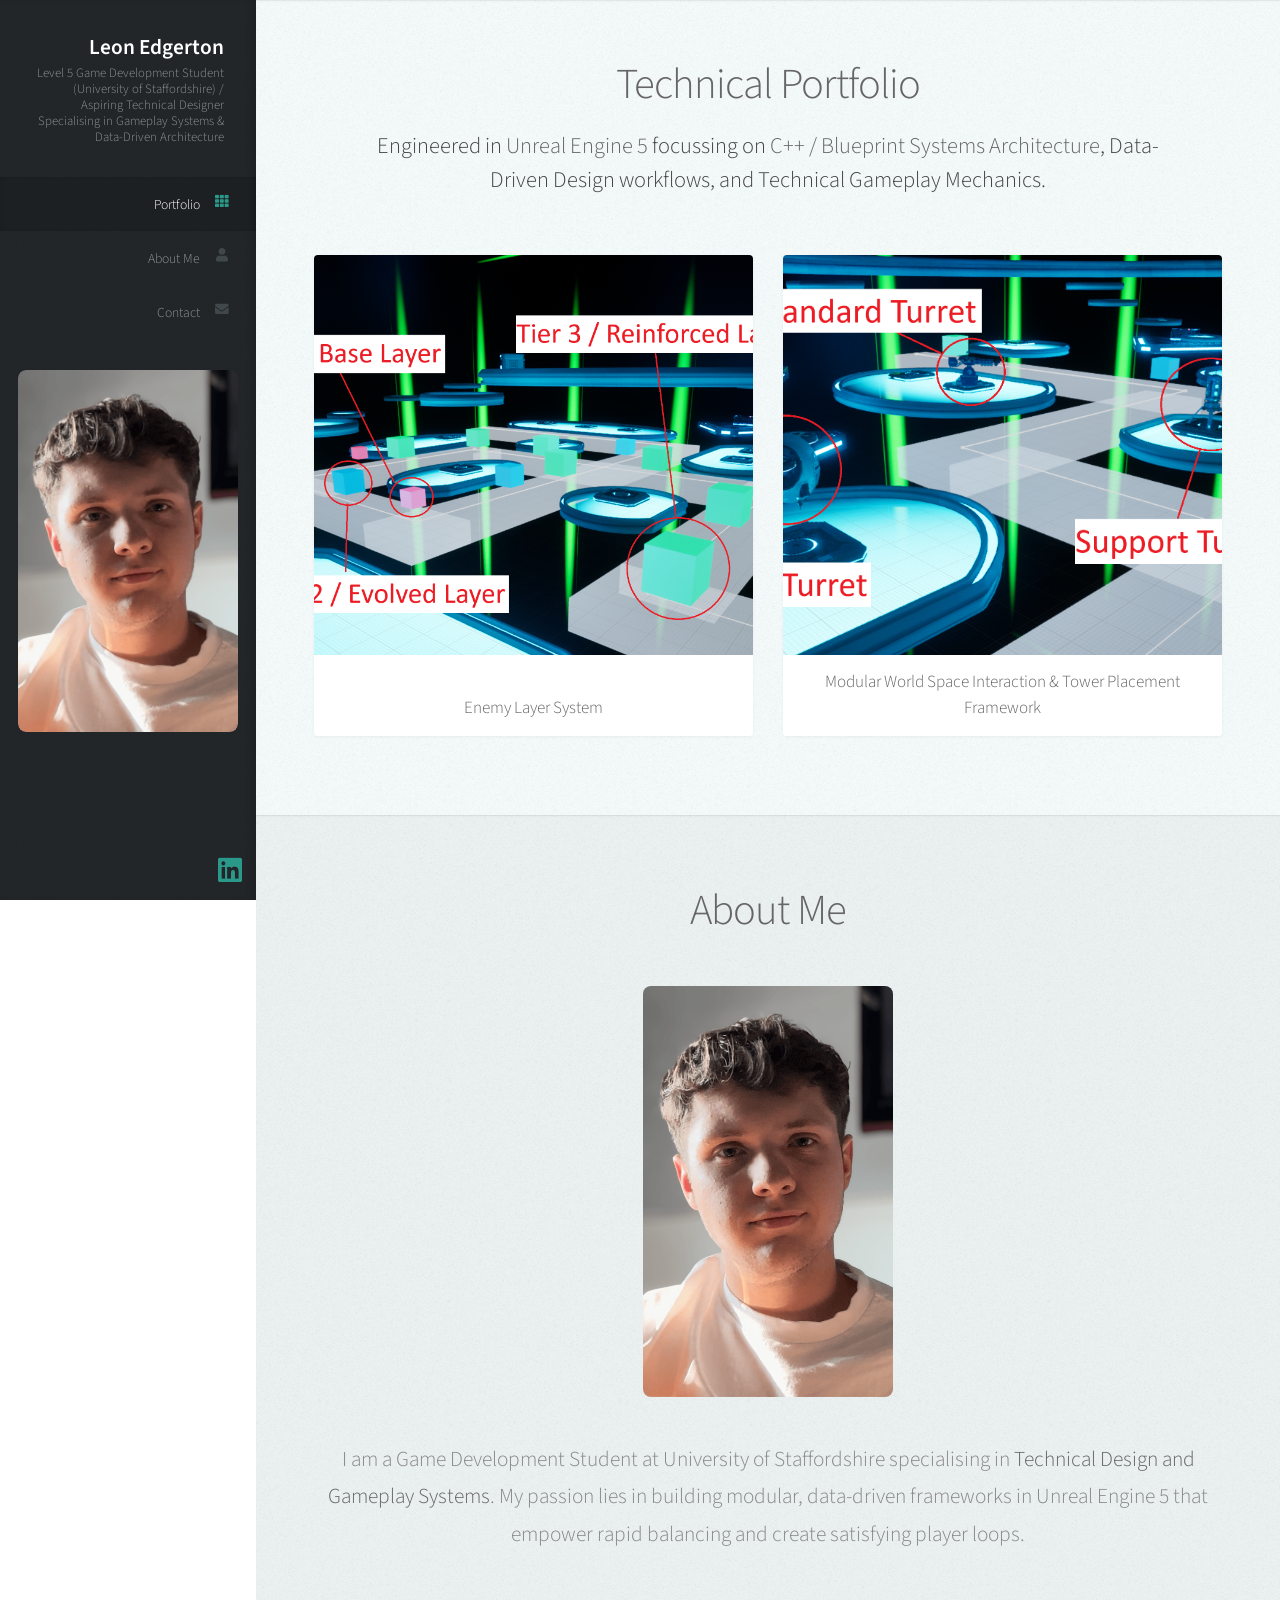
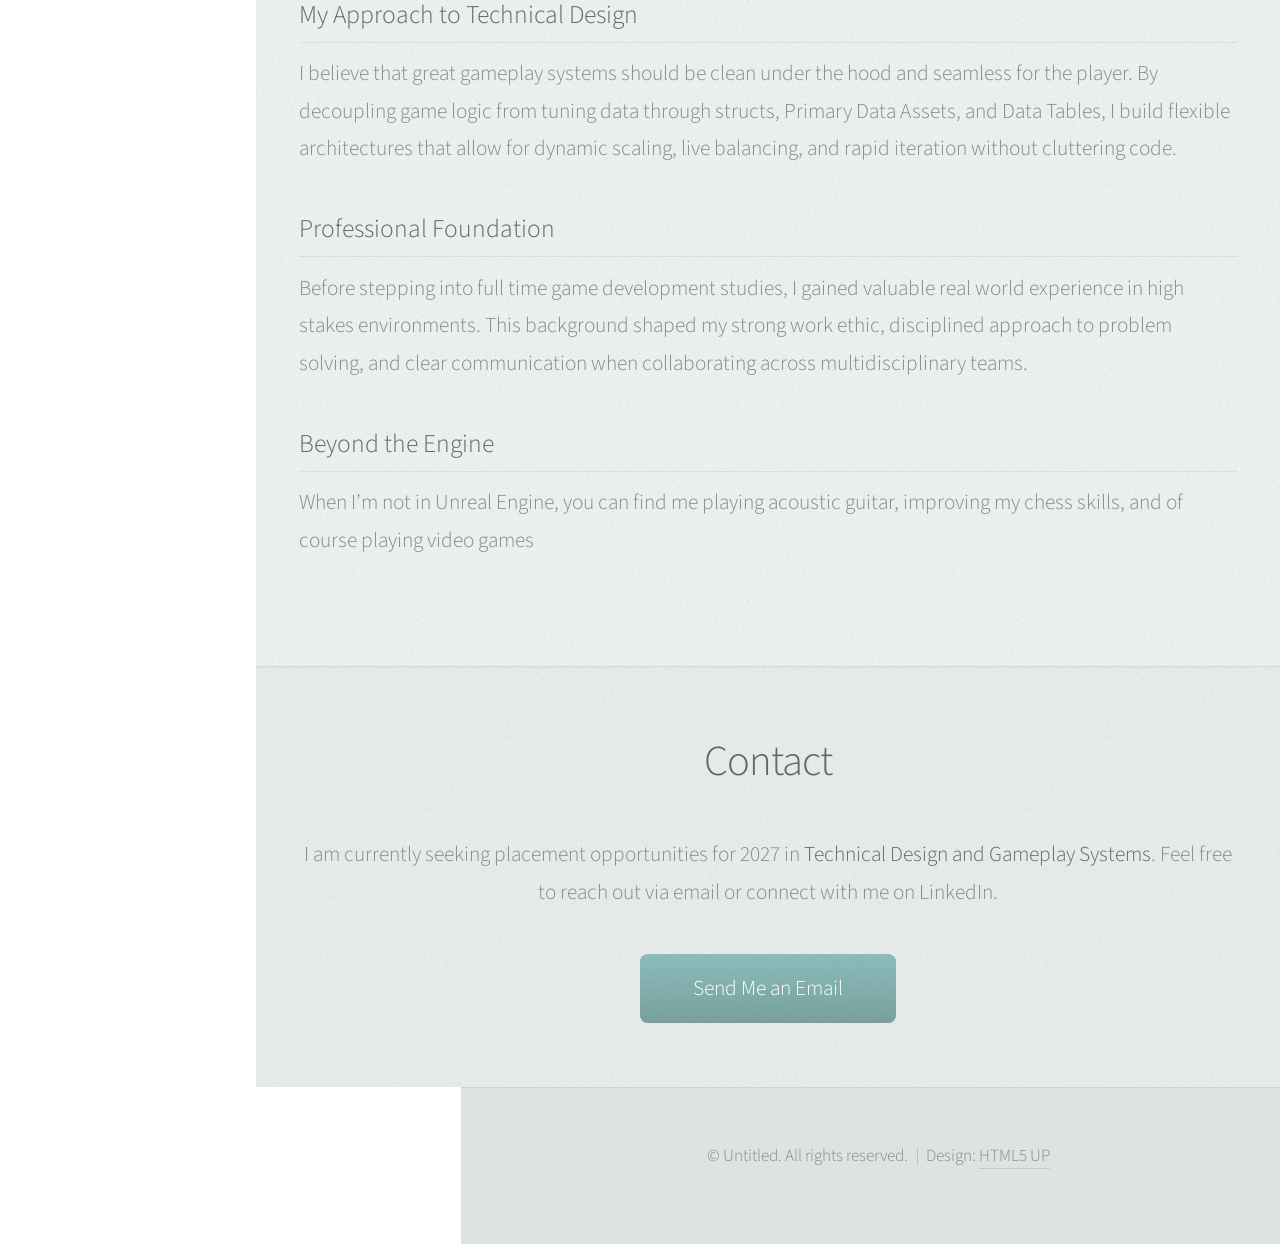
<file: index.html>
<!DOCTYPE HTML>
<!--
	Prologue by HTML5 UP
	html5up.net | @ajlkn
	Free for personal and commercial use under the CCA 3.0 license (html5up.net/license)
-->
<html>
	<head>
		<title>Portfolio - Leon Edgerton</title>
		<meta charset="utf-8" />
		<meta name="viewport" content="width=device-width, initial-scale=1, user-scalable=no" />
		<link rel="stylesheet" href="assets/css/main.css" />
	</head>
	<body class="is-preload">

		<!-- Header -->
			<div id="header">

				<div class="top">

					<!-- Logo -->
						<div id="logo">
							<h1 id="title">Leon Edgerton</h1>
							<p>Level 5 Game Development Student (University of Staffordshire) / Aspiring Technical Designer Specialising in Gameplay Systems &amp; Data-Driven Architecture</p>
						</div>

					<!-- Nav -->
						<nav id="nav">
							<ul>
								<li><a href="#portfolio" id="portfolio-link"><span class="icon solid fa-th">Portfolio</span></a></li>
								<li><a href="#about" id="about-link"><span class="icon solid fa-user">About Me</span></a></li>
								<li><a href="#contact" id="contact-link"><span class="icon solid fa-envelope">Contact</span></a></li>
							</ul>

							<div style="text-align: center; margin-top: 30px;">
								<span class="image" style="border-radius: 8px !important; overflow: hidden;">
									<img src="images/Portfolio_Photo.png" alt="Leon Edgerton" style="border-radius: 8px !important; max-width: 220px; width: 100%; height: auto;" />
								</span>
							</div>
						</nav>

				</div>

				<div class="bottom" style="padding-right: 0.1em !important; padding-bottom: 0.1em !important;">
					<!-- Social Icons -->
					<ul class="icons" style="display: flex !important; justify-content: flex-end !important; align-items: center !important; margin: 0 !important; width: 100% !important;">
						<li>
							<a href="https://www.linkedin.com/in/leon-edgerton-b7a861255/" class="icon brands fa-linkedin" target="_blank" rel="noopener noreferrer" style="font-size: 1.6em !important;">
								<span class="label">LinkedIn</span>
							</a>
						</li>
					</ul>
					
				</div>
			</div>

		<!-- Main -->
			<div id="main">

				<!-- Portfolio -->
				<section id="portfolio" class="two" style="padding-top: 2.5em !important;">
					<div class="container">

						<header style="margin-bottom: 2em !important;">
							<h2 style="margin-bottom: 0.3em !important;">Technical Portfolio</h2>
							<p style="font-size: 1.05em; color: #444; max-width: 800px; margin: 0 auto; line-height: 1.5;">
								Engineered in <strong>Unreal Engine 5</strong> focussing on <strong>C++ / Blueprint Systems Architecture</strong>,
								Data-Driven Design workflows, and Technical Gameplay Mechanics.
							</p>
						</header>

						<div class="row" style="display: flex !important; flex-wrap: wrap !important; width: 100% !important; margin: 0 !important;">

							<!-- System 1 -->
							<div class="col-6 col-12-mobile" style="display: flex !important; flex: 1 1 0px !important; width: 50% !important; box-sizing: border-box !important; padding: 15px !important;">
								<article class="item" style="width: 100% !important; display: flex !important; flex-direction: column !important; background: #fff !important; border-radius: 4px !important; overflow: hidden !important;">
									<a href="enemy-system.html" class="image fit" style="height: 400px !important; width: 100% !important; overflow: hidden !important; margin: 0 !important; display: block !important;">
										<img src="images/pic02.png" alt="Enemy Layer System" style="width: 100% !important; height: 100% !important; object-fit: cover !important; display: block !important;" />
									</a>
									<header style="margin-top: auto !important; padding: 15px !important; text-align: center !important;">
										<h3 style="margin: 0 !important;">Enemy Layer System</h3>
									</header>
								</article>
							</div>

							<!-- System 2 -->
							<div class="col-6 col-12-mobile" style="display: flex !important; flex: 1 1 0px !important; width: 50% !important; box-sizing: border-box !important; padding: 15px !important;">
								<article class="item" style="width: 100% !important; display: flex !important; flex-direction: column !important; background: #fff !important; border-radius: 4px !important; overflow: hidden !important;">
									<a href="turret_system.html" class="image fit" style="height: 400px !important; width: 100% !important; overflow: hidden !important; margin: 0 !important; display: block !important;">
										<img src="images/pic03.png" alt="Interaction Framework" style="width: 100% !important; height: 100% !important; object-fit: cover !important; display: block !important;" />
									</a>
									<header style="margin-top: auto !important; padding: 15px !important; text-align: center !important;">
										<h3 style="margin: 0 !important;">Modular World Space Interaction &amp; Tower Placement Framework</h3>
									</header>
								</article>
							</div>

						</div>

						<div class="row" style="display: flex !important; flex-wrap: wrap !important; width: 100% !important; margin: 0 !important;">

							<!-- System 3 -->
							<!--<div class="col-6 col-12-mobile" style="display: flex !important; flex: 1 1 0px !important; width: 50% !important; box-sizing: border-box !important; padding: 15px !important;">
								<article class="item" style="width: 100% !important; display: flex !important; flex-direction: column !important; background: #fff !important; border-radius: 4px !important; overflow: hidden !important;">
									<a href="#" class="image fit" style="height: 400px !important; width: 100% !important; overflow: hidden !important; margin: 0 !important; display: block !important;">
										<img src="images/pic04.jpg" alt="UI Input Prompt System" style="width: 100% !important; height: 100% !important; object-fit: cover !important; display: block !important;" />
									</a>
									<header style="margin-top: auto !important; padding: 15px !important; text-align: center !important;">
										<h3 style="margin: 0 !important;">UI Input Prompt System</h3>
									</header>
								</article>
							</div> -->

							<!-- System 4 -->
							<!--<div class="col-6 col-12-mobile" style="display: flex !important; flex: 1 1 0px !important; width: 50% !important; box-sizing: border-box !important; padding: 15px !important;">
								<article class="item" style="width: 100% !important; display: flex !important; flex-direction: column !important; background: #fff !important; border-radius: 4px !important; overflow: hidden !important;">
									<a href="#" class="image fit" style="height: 400px !important; width: 100% !important; overflow: hidden !important; margin: 0 !important; display: block !important;">
										<img src="images/pic05.jpg" alt="UE5 C++ Mechanics Slice" style="width: 100% !important; height: 100% !important; object-fit: cover !important; display: block !important;" />
									</a>
									<header style="margin-top: auto !important; padding: 15px !important; text-align: center !important;">
										<h3 style="margin: 0 !important;">UE5 C++ Mechanics Slice</h3>
									</header>
								</article>
							</div> -->

						</div>

					</div>
				</section>

				<!-- About Me -->
				<section id="about" class="three">
					<div class="container">

						<header>
							<h2>About Me</h2>
						</header>

						<!-- Profile Image (Width styled in-line or via CSS class) -->
						<div class="about-image-wrapper">
							<img src="images/Portfolio_Photo.png" alt="Leon Edgerton" class="about-portrait" style="max-width: 250px; width: 100%; height: auto; border-radius: 8px; margin-bottom: 1.5em;" />
						</div>

						<p>
							I am a Game Development Student at University of Staffordshire specialising in <strong>Technical Design and Gameplay Systems</strong>. My passion lies in building modular, data-driven frameworks in Unreal Engine 5 that empower rapid balancing and create satisfying player loops.
						</p>

						<div class="about-section" style="margin-top: 1.5em; text-align: left;">
							<h3 style="font-size: 1.2em; border-bottom: 1px solid #ddd; padding-bottom: 0.3em; margin-bottom: 0.5em;">My Approach to Technical Design</h3>
							<p>
								I believe that great gameplay systems should be clean under the hood and seamless for the player. By decoupling game logic from tuning data through structs, Primary Data Assets, and Data Tables, I build flexible architectures that allow for dynamic scaling, live balancing, and rapid iteration without cluttering code.
							</p>
						</div>

						<div class="about-section" style="margin-top: 1.5em; text-align: left;">
							<h3 style="font-size: 1.2em; border-bottom: 1px solid #ddd; padding-bottom: 0.3em; margin-bottom: 0.5em;">Professional Foundation</h3>
							<p>
								Before stepping into full time game development studies, I gained valuable real world experience in high stakes environments. This background shaped my strong work ethic, disciplined approach to problem solving, and clear communication when collaborating across multidisciplinary teams.
							</p>
						</div>

						<div class="about-section" style="margin-top: 1.5em; text-align: left;">
							<h3 style="font-size: 1.2em; border-bottom: 1px solid #ddd; padding-bottom: 0.3em; margin-bottom: 0.5em;">Beyond the Engine</h3>
							<p>
								When I’m not in Unreal Engine, you can find me playing acoustic guitar, improving my chess skills, and of course playing video games
							</p>
						</div>

					</div>
				</section>

				<!-- Contact -->
				<section id="contact" class="four">
					<div class="container">

						<header>
							<h2>Contact</h2>
						</header>

						<p>
							I am currently seeking placement opportunities for 2027 in
							<strong>Technical Design and Gameplay Systems</strong>. Feel free to reach out via email
							or connect with me on LinkedIn.
						</p>

						<div style="margin-top: 2em;">
							<a href="mailto:leonedge2003@hotmail.com" class="button primary">Send Me an Email</a>
						</div>

					</div>
				</section>

		<!-- Footer -->
			<div id="footer">

				<!-- Copyright -->
					<ul class="copyright">
						<li>&copy; Untitled. All rights reserved.</li><li>Design: <a href="http://html5up.net">HTML5 UP</a></li>
					</ul>

			</div>

		<!-- Scripts -->
			<script src="assets/js/jquery.min.js"></script>
			<script src="assets/js/jquery.scrolly.min.js"></script>
			<script src="assets/js/jquery.scrollex.min.js"></script>
			<script src="assets/js/browser.min.js"></script>
			<script src="assets/js/breakpoints.min.js"></script>
			<script src="assets/js/util.js"></script>
			<script src="assets/js/main.js"></script>

	</body>
</html>
</file>
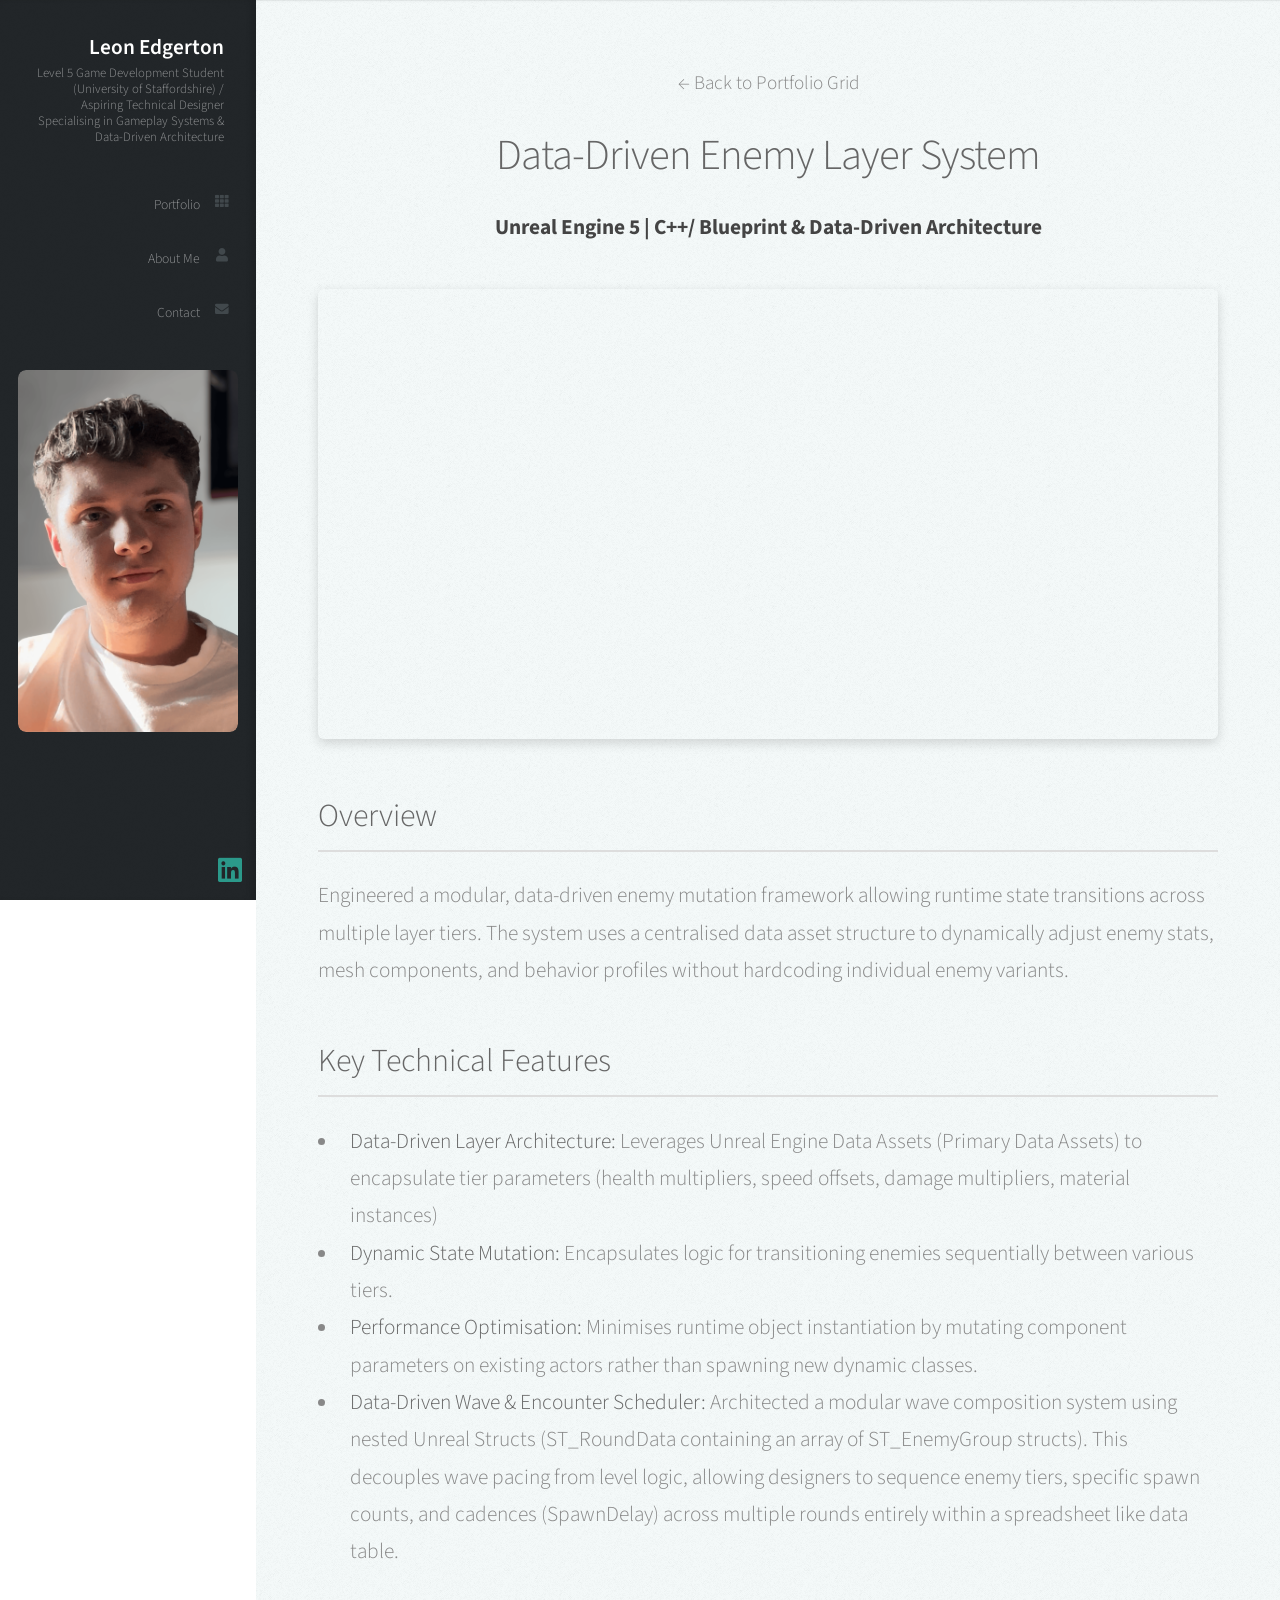
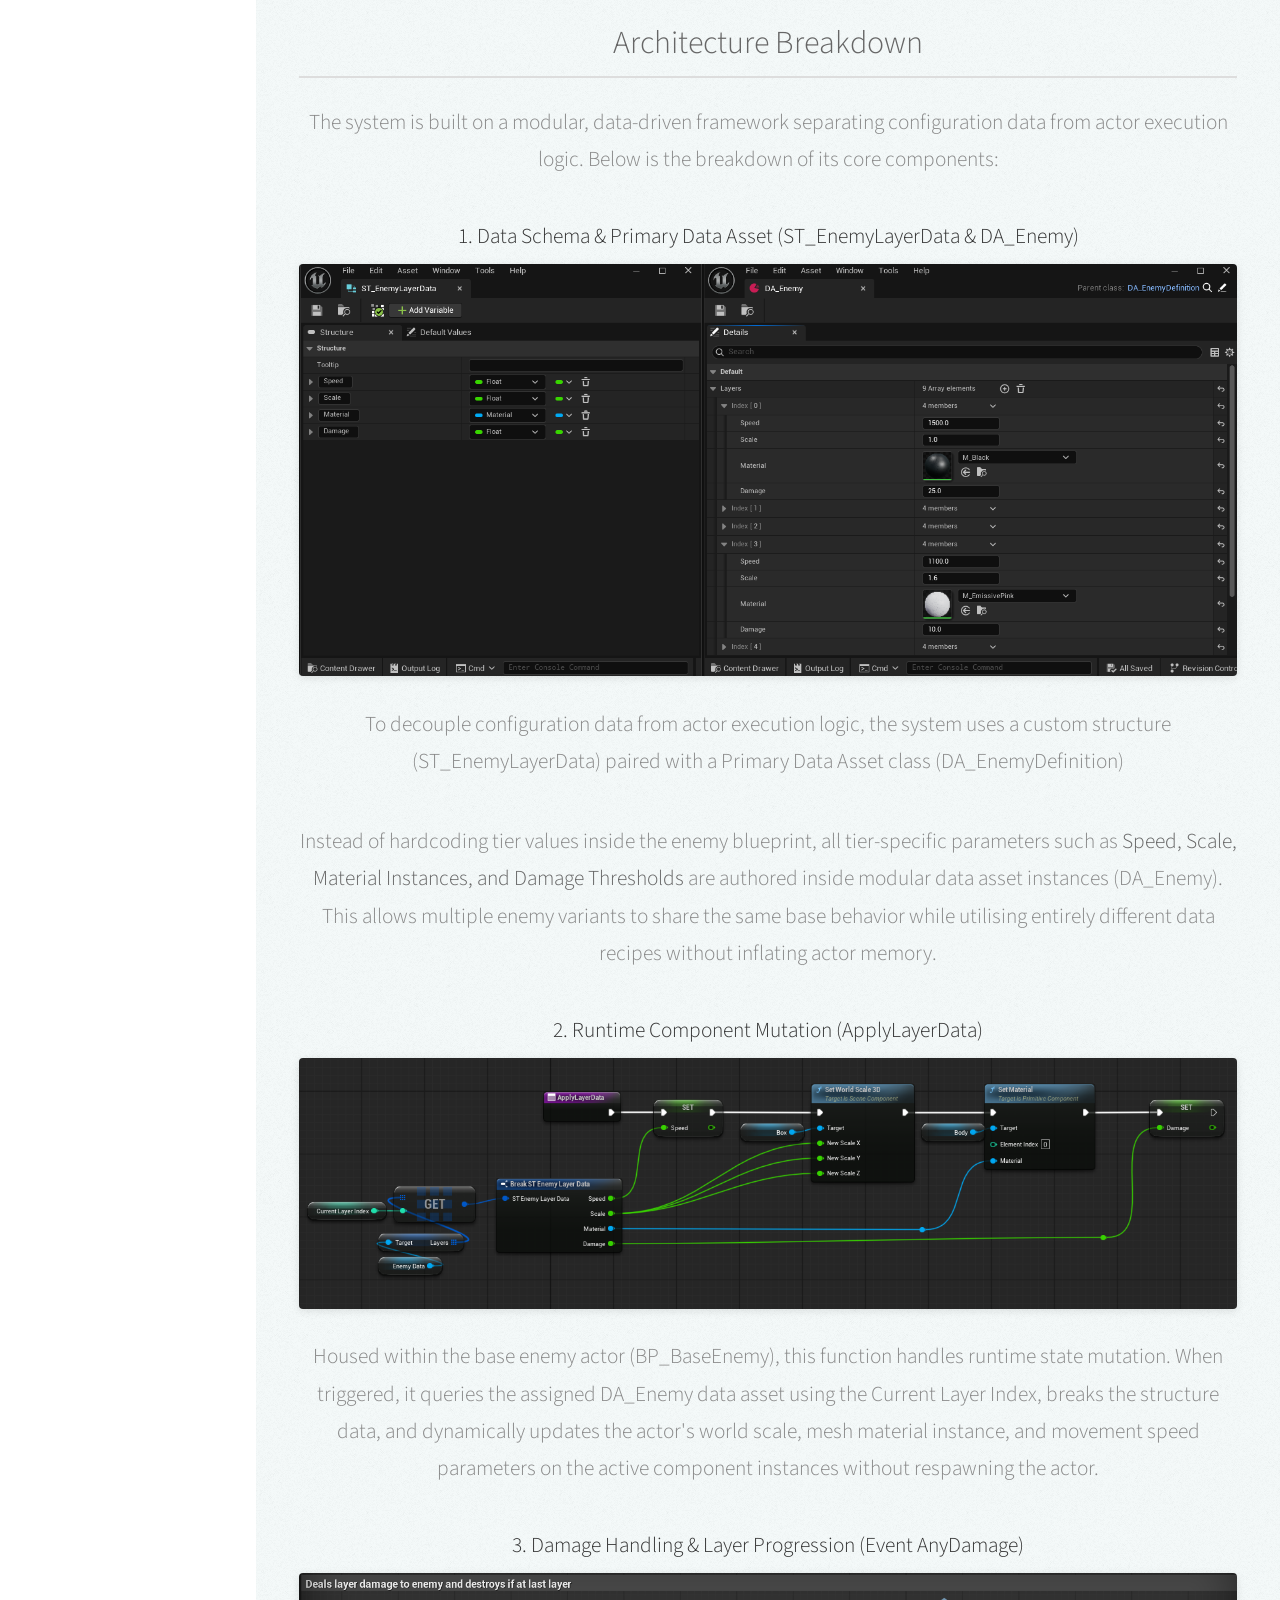
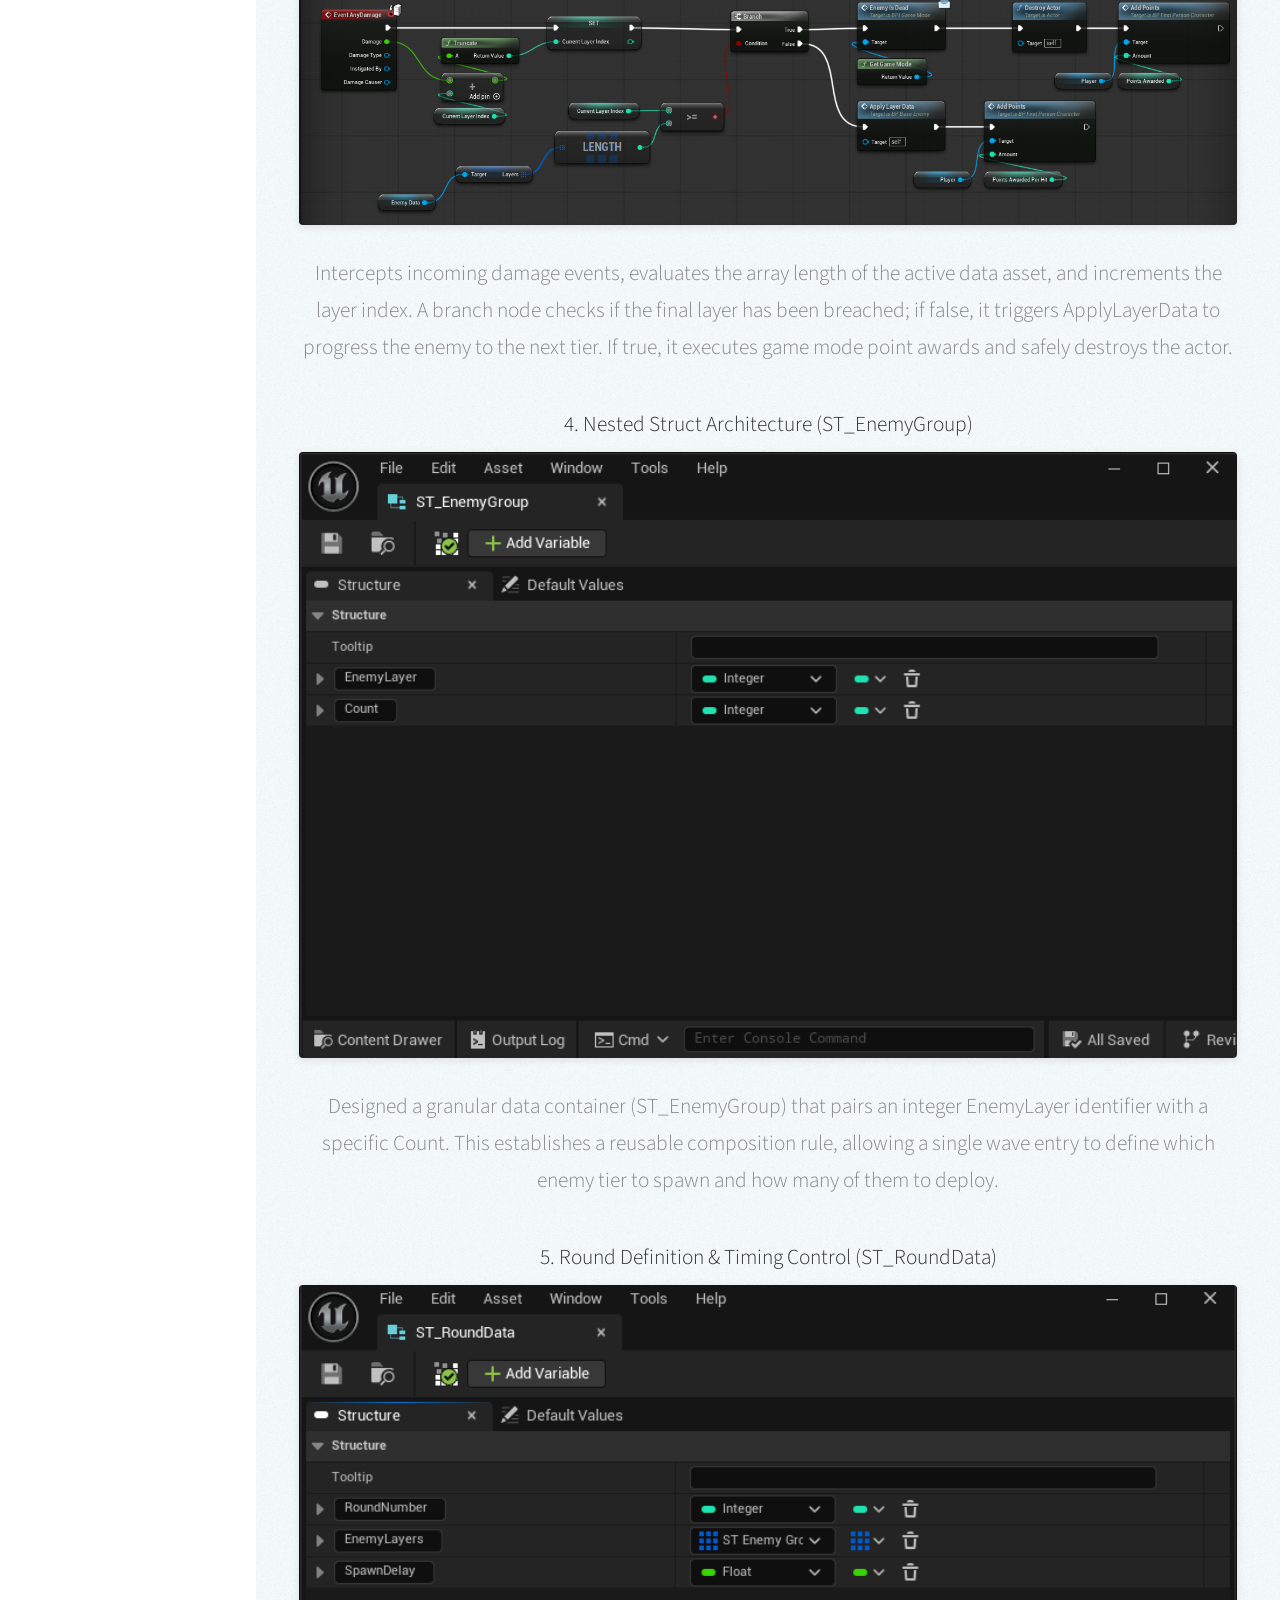
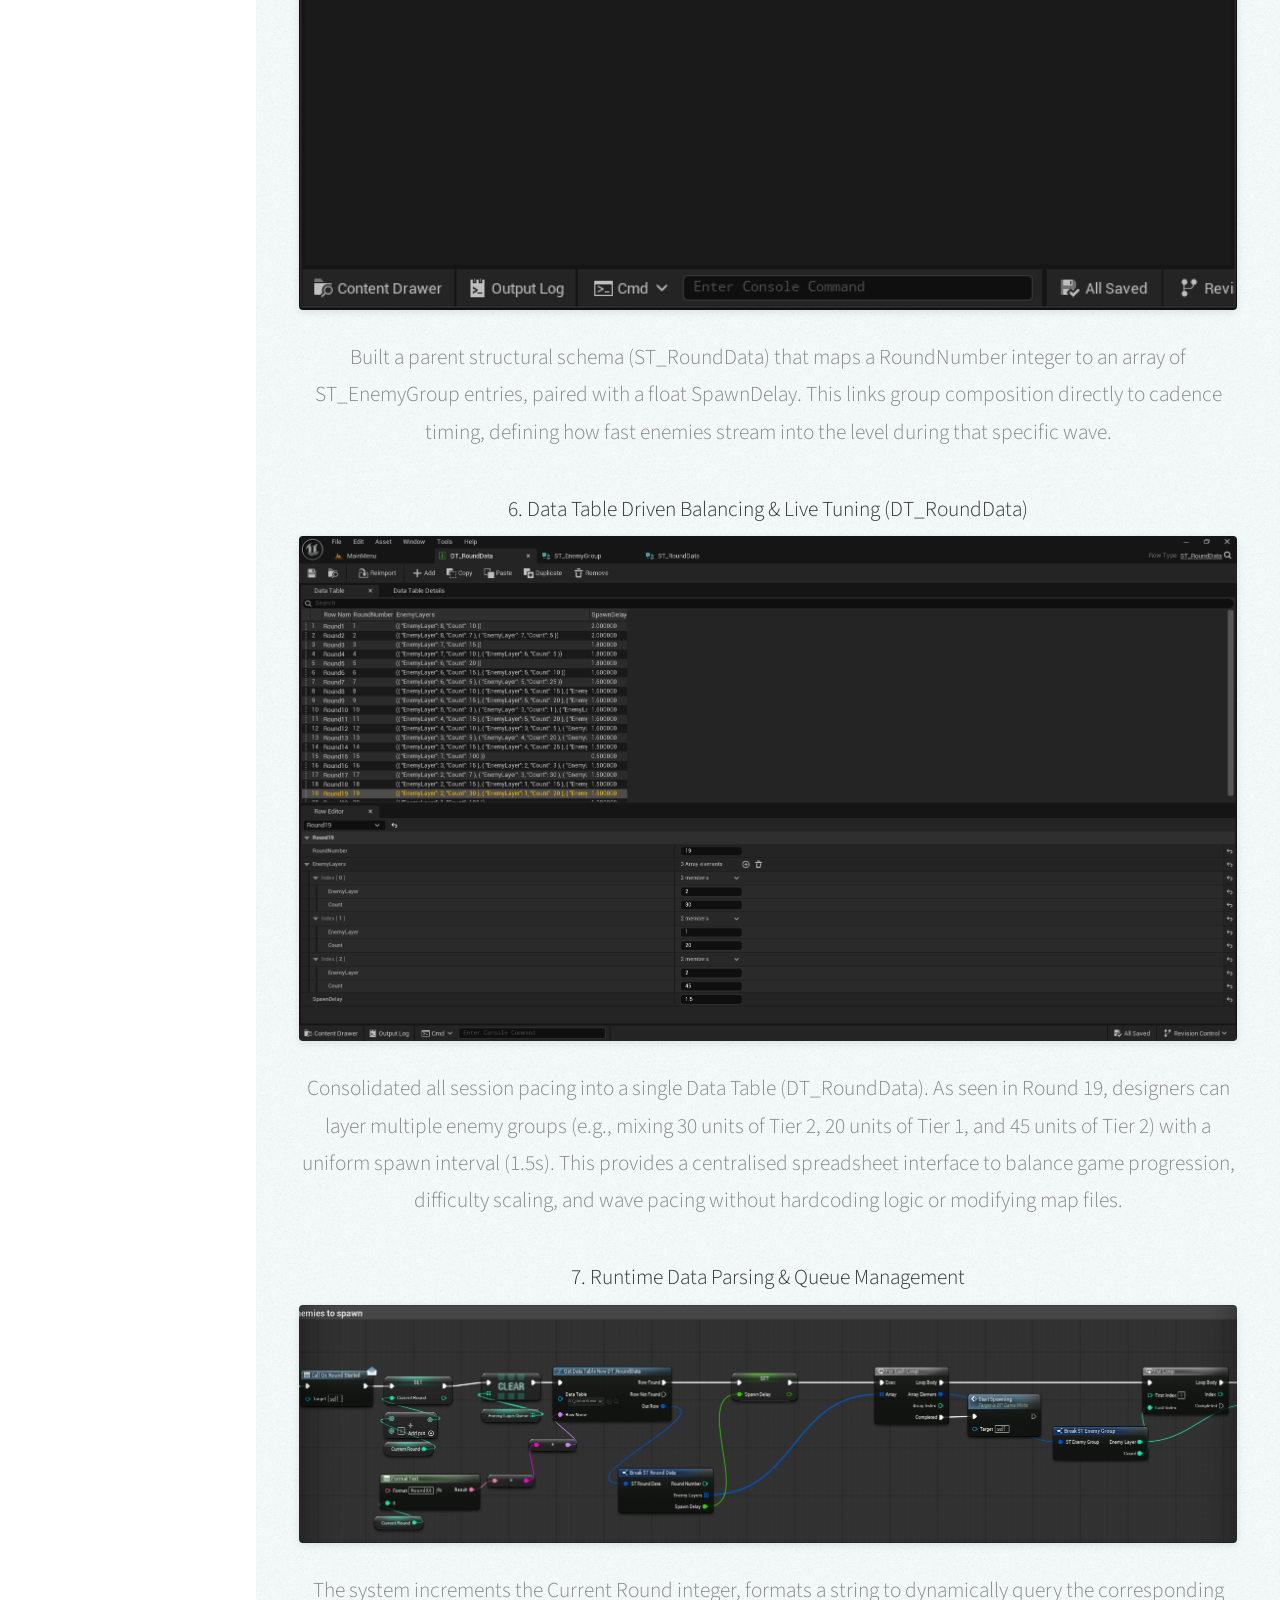
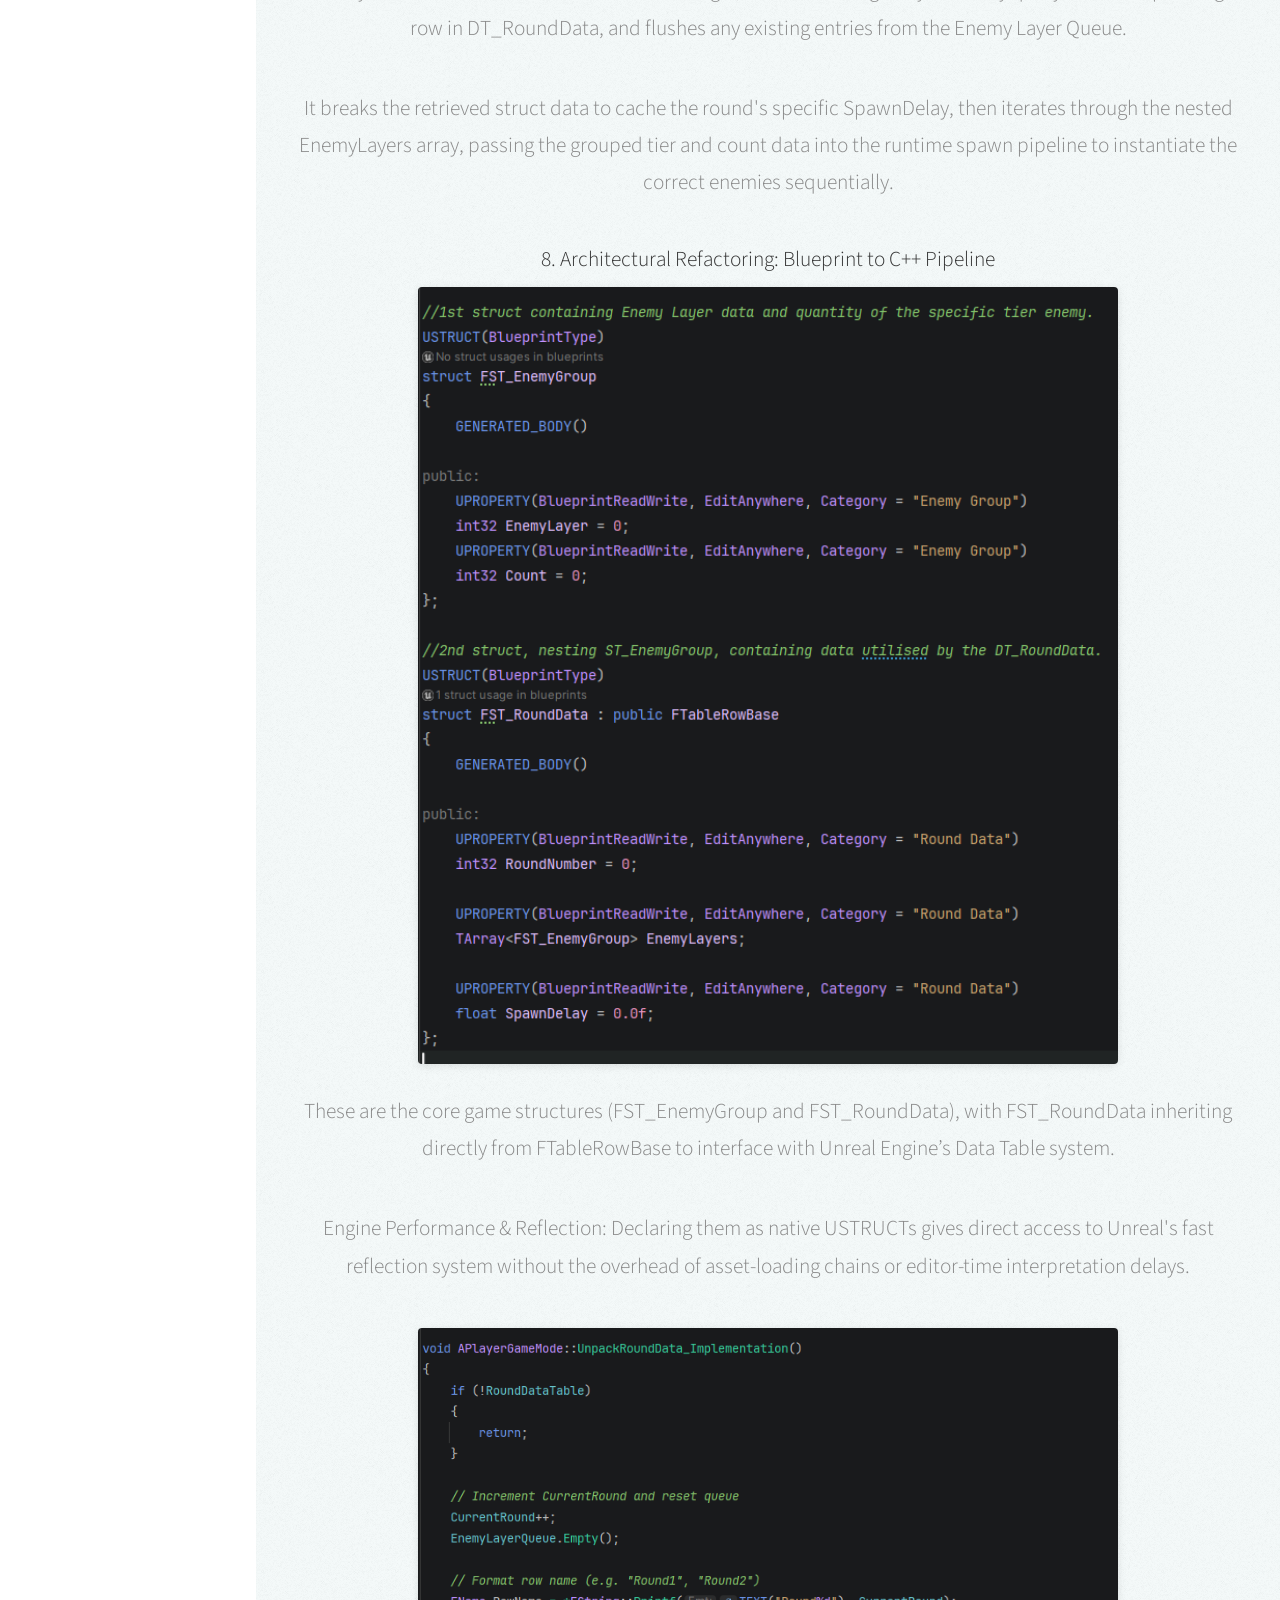
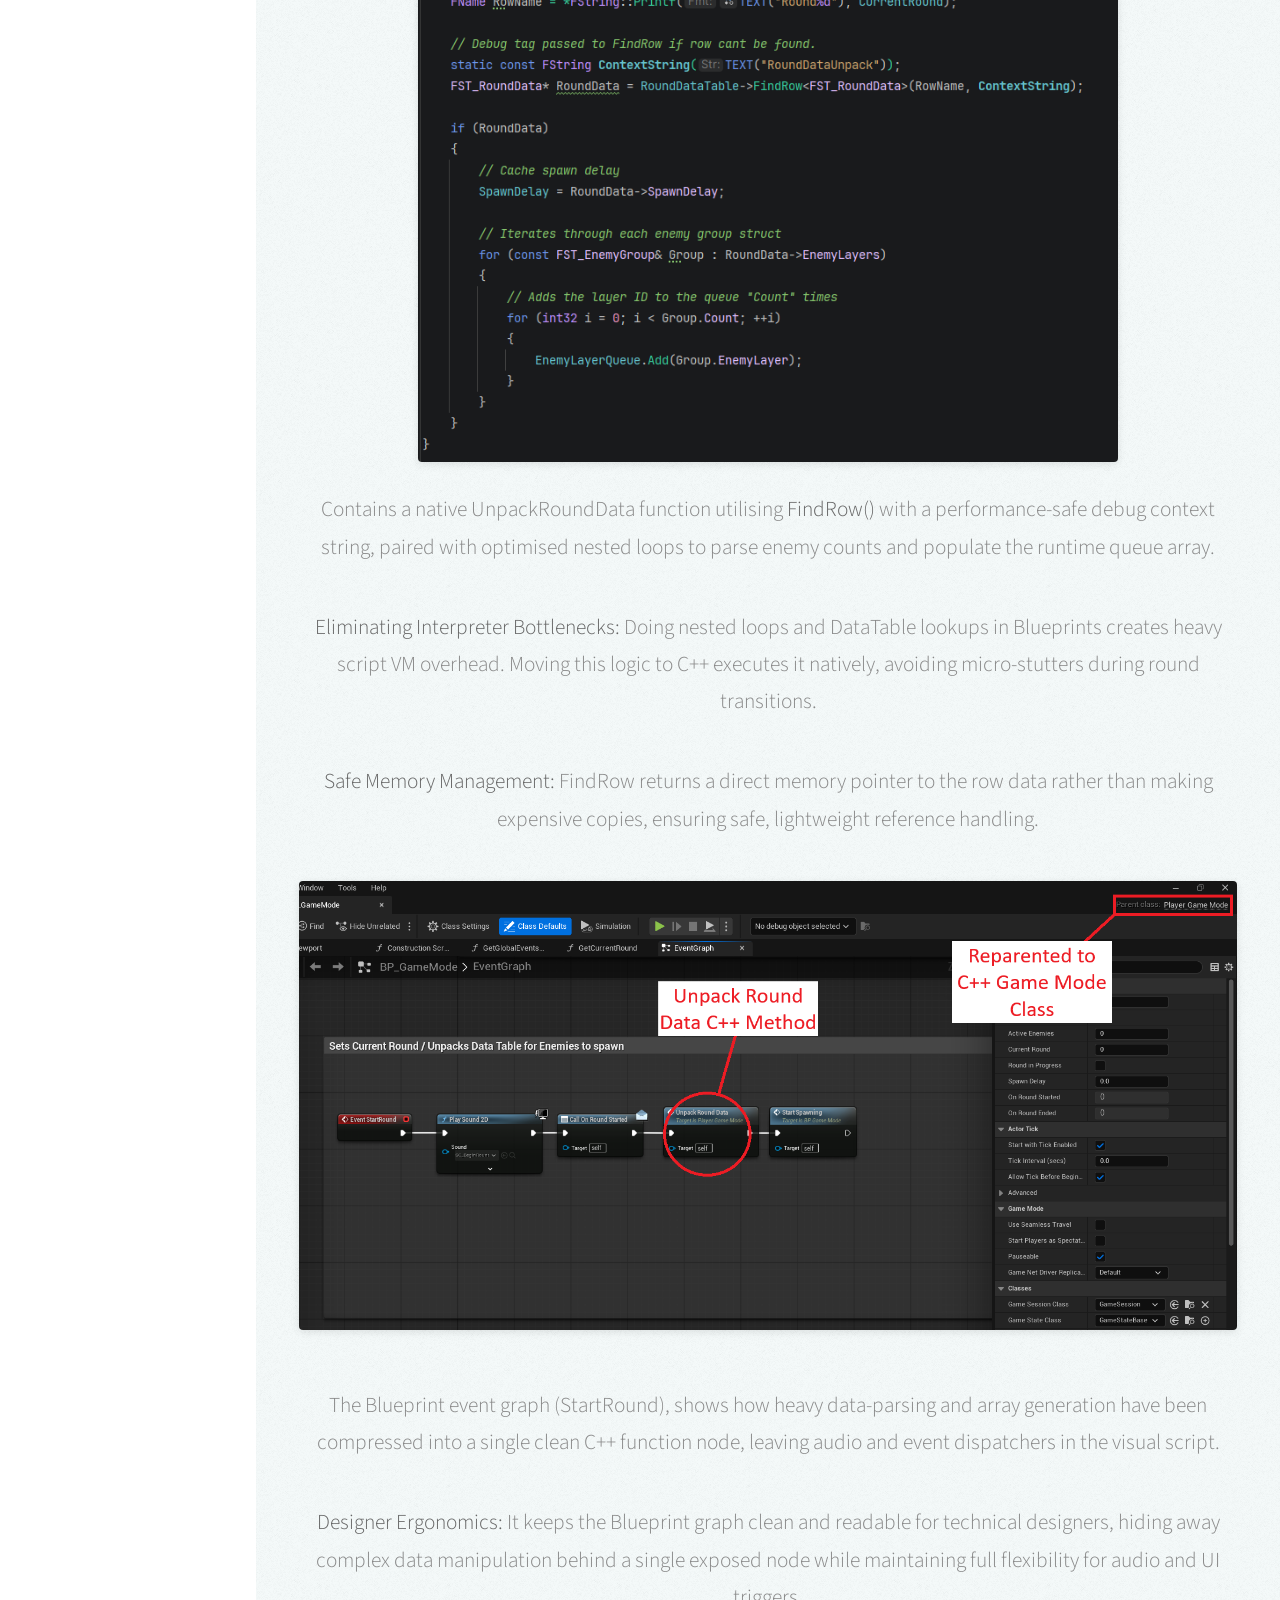
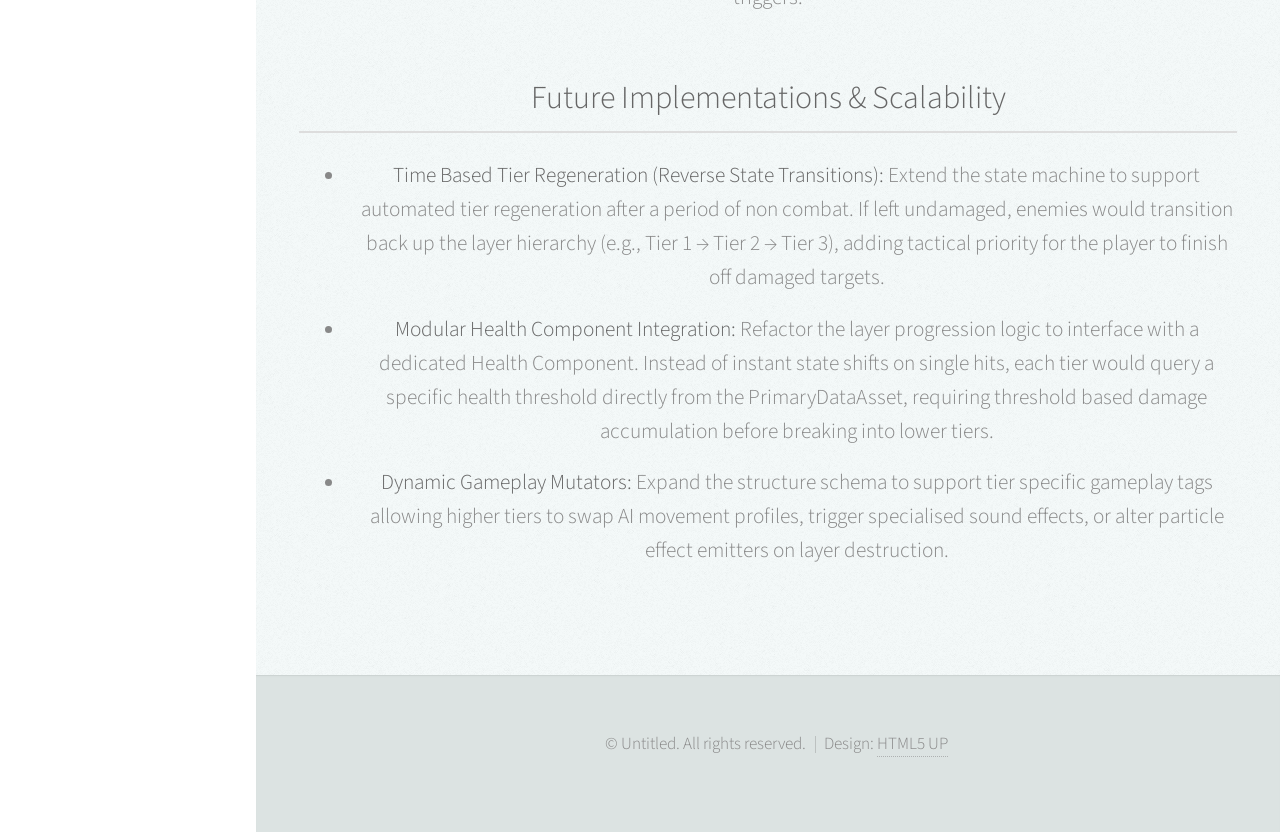
<file: enemy-system.html>
<!DOCTYPE HTML>
<!-- Prologue by HTML5 UP -->
<html>
	<head>
		<title>Enemy Layer System - Leon Edgerton</title>
		<meta charset="utf-8" />
		<meta name="viewport" content="width=device-width, initial-scale=1, user-scalable=no" />
		<link rel="stylesheet" href="assets/css/main.css" />
	</head>
	<body class="is-preload">

		<!-- Header / Sidebar -->
		<div id="header">
			<div class="top">

				<!-- Logo -->
				<div id="logo">
					<h1 id="title">Leon Edgerton</h1>
					<p>Level 5 Game Development Student (University of Staffordshire) / Aspiring Technical Designer Specialising in Gameplay Systems & Data-Driven Architecture</p>
				</div>

				<!-- Nav -->
				<nav id="nav">
					<ul>
						<li><a href="index.html#portfolio" id="portfolio-link"><span class="icon solid fa-th">Portfolio</span></a></li>
						<li><a href="index.html#about" id="about-link"><span class="icon solid fa-user">About Me</span></a></li>
						<li><a href="index.html#contact" id="contact-link"><span class="icon solid fa-envelope">Contact</span></a></li>
					</ul>
					<div style="text-align: center; margin-top: 30px;">
								<span class="image" style="border-radius: 8px !important; overflow: hidden;">
									<img src="images/Portfolio_Photo.png" alt="Leon Edgerton" style="border-radius: 8px !important; max-width: 220px; width: 100%; height: auto;" />
								</span>
							</div>
				</nav>

			</div>

			<div class="bottom" style="padding-right: 0.1em !important; padding-bottom: 0.1em !important;">
				<!-- Social Icons -->
				<ul class="icons" style="display: flex !important; justify-content: flex-end !important; align-items: center !important; margin: 0 !important; width: 100% !important;">
					<li><a href="https://www.linkedin.com/in/leon-edgerton-b7a861255/" class="icon brands fa-linkedin" target="_blank" rel="noopener noreferrer" style="font-size: 1.6em !important;">
					<span class="label">LinkedIn</span></a></li>
				</ul>
			</div>
		</div>

		<!-- Main -->
		<div id="main">

			<section class="two" style="padding-top: 3em !important;">
				<div class="container">

					<header>
						<a href="index.html#portfolio" style="border-bottom: none; font-size: 0.9em;">&larr; Back to Portfolio Grid</a>
						<h2 style="margin-top: 0.5em; margin-bottom: 0.2em;">Data-Driven Enemy Layer System</h2>
						<p style="color: #444; font-weight: bold;">Unreal Engine 5 | C++/ Blueprint &amp; Data-Driven Architecture</p>
					</header>

					<!-- HERO CLIP / VIDEO SECTION -->
					<div style="width: 100%; max-width: 900px; margin: 0 auto 2.5em auto; border-radius: 6px; overflow: hidden; box-shadow: 0 4px 12px rgba(0,0,0,0.15);">
						<video width="100%" autoplay loop muted playsinline style="display: block;">
							<source src="videos/EnemyLayerSystem.mp4" type="video/mp4">
							Your browser does not support HTML5 video.
						</video>
					</div>

					<!-- TECHNICAL BREAKDOWN GRID -->
					<div style="text-align: left; max-width: 900px; margin: 0 auto;">

						<h3 style="border-bottom: 2px solid #ddd; padding-bottom: 0.3em; margin-bottom: 0.8em;">Overview</h3>
						<p>
							Engineered a modular, data-driven enemy mutation framework allowing runtime state transitions across multiple layer tiers. The system uses a centralised data asset structure to dynamically adjust enemy stats, mesh components, and behavior profiles without hardcoding individual enemy variants.
						</p>

						<h3 style="border-bottom: 2px solid #ddd; padding-bottom: 0.3em; margin-top: 1.5em; margin-bottom: 0.8em;">Key Technical Features</h3>
						<ul>
							<li><strong>Data-Driven Layer Architecture:</strong> Leverages Unreal Engine Data Assets (Primary Data Assets) to encapsulate tier parameters (health multipliers, speed offsets, damage multipliers, material instances)</li>
							<li><strong>Dynamic State Mutation:</strong> Encapsulates logic for transitioning enemies sequentially between various tiers.</li>
							<li><strong>Performance Optimisation:</strong> Minimises runtime object instantiation by mutating component parameters on existing actors rather than spawning new dynamic classes.</li>
							<li><strong>Data-Driven Wave & Encounter Scheduler:</strong> Architected a modular wave composition system using nested Unreal Structs (ST_RoundData containing an array of ST_EnemyGroup structs). This decouples wave pacing from level logic, allowing designers to sequence enemy tiers, specific spawn counts, and cadences (SpawnDelay) across multiple rounds entirely within a spreadsheet like data table.</li>
						</ul>

					</div>

					<h3 style="border-bottom: 2px solid #ddd; padding-bottom: 0.3em; margin-top: 1.5em; margin-bottom: 0.8em;">Architecture Breakdown</h3>

					<p>
						The system is built on a modular, data-driven framework separating configuration data from actor execution logic. Below is the breakdown of its core components:
					</p>

					<!-- Part 1: Data Struct -->
					<div style="margin: 1.5em 0;">
						<h4 style="color: #333; margin-bottom: 0.5em;">1. Data Schema &amp; Primary Data Asset (ST_EnemyLayerData &amp; DA_Enemy)</h4>
						
						<img src="images/DA_Enemy_and_Struct.png" alt="Enemy Layer Data Structure" style="width: 100%; border-radius: 4px; box-shadow: 0 2px 8px rgba(0,0,0,0.1); margin-bottom: 0.8em;" />
						<p>
							To decouple configuration data from actor execution logic, the system uses a custom structure (<code>ST_EnemyLayerData</code>) paired with a Primary Data Asset class (<code>DA_EnemyDefinition</code>)
						</p>

						<p>
							Instead of hardcoding tier values inside the enemy blueprint, all tier-specific parameters such as <strong>Speed, Scale, Material Instances, and Damage Thresholds</strong> are authored inside modular data asset instances (<code>DA_Enemy</code>). This allows multiple enemy variants to share the same base behavior while utilising entirely different data recipes without inflating actor memory.
						</p>
					</div>

					<!-- Part 2: Apply Layer Data Function -->
					<div style="margin: 1.5em 0;">
						<h4 style="color: #333; margin-bottom: 0.5em;">2. Runtime Component Mutation (ApplyLayerData)</h4>
					
						<img src="images/ApplyLayerData.png" alt="Apply Layer Data Function" style="width: 100%; border-radius: 4px; box-shadow: 0 2px 8px rgba(0,0,0,0.1); margin-bottom: 0.8em;" />
						<p>
							Housed within the base enemy actor (BP_BaseEnemy), this function handles runtime state mutation. When triggered, it queries the assigned <code>DA_Enemy</code> data asset using the <code>Current Layer Index</code>, breaks the structure data, and dynamically updates the actor's world scale, mesh material instance, and movement speed parameters on the active component instances without respawning the actor.
						</p>
					</div>

					<!-- Part 3: Damage & State Progression Logic -->
					<div style="margin: 1.5em 0;">
						<h4 style="color: #333; margin-bottom: 0.5em;">3. Damage Handling &amp; Layer Progression (Event AnyDamage)</h4>
						
						<img src="images/EventAnyDamage.png" alt="Event AnyDamage Logic" style="width: 100%; border-radius: 4px; box-shadow: 0 2px 8px rgba(0,0,0,0.1); margin-bottom: 0.8em;" />
						<p>
							Intercepts incoming damage events, evaluates the array length of the active data asset, and increments the layer index. A branch node checks if the final layer has been breached; if false, it triggers <code>ApplyLayerData</code> to progress the enemy to the next tier. If true, it executes game mode point awards and safely destroys the actor.
						</p>
					</div>

					<!-- Part 4: Nested Struct Architecture  -->
					<div style="margin: 1.5em 0;">
						<h4 style="color: #333; margin-bottom: 0.5em;">4. Nested Struct Architecture (ST_EnemyGroup)</h4>
						
						<img src="images/ST_EnemyGroup.png" alt="Nested Struct Architecture" style="width: 100%; border-radius: 4px; box-shadow: 0 2px 8px rgba(0,0,0,0.1); margin-bottom: 0.8em;" />
						<p>
							Designed a granular data container (ST_EnemyGroup) that pairs an integer EnemyLayer identifier with a specific Count. This establishes a reusable composition rule, allowing a single wave entry to define which enemy tier to spawn and how many of them to deploy.
						</p>
					</div>

					<!-- Part 5: Round Definition &amp; Timing Control -->
					<div style="margin: 1.5em 0;">
						<h4 style="color: #333; margin-bottom: 0.5em;">5. Round Definition &amp; Timing Control (ST_RoundData)</h4>
						
						<img src="images/ST_RoundData.png" alt="Round Definition &amp; Timing Control" style="width: 100%; border-radius: 4px; box-shadow: 0 2px 8px rgba(0,0,0,0.1); margin-bottom: 0.8em;" />
						<p>
							Built a parent structural schema (ST_RoundData) that maps a RoundNumber integer to an array of ST_EnemyGroup entries, paired with a float SpawnDelay. This links group composition directly to cadence timing, defining how fast enemies stream into the level during that specific wave.
						</p>
					</div>

					<!-- Part 6: Data Table Driven Balancing &amp; Live Tuning -->
					<div style="margin: 1.5em 0;">
						<h4 style="color: #333; margin-bottom: 0.5em;">6. Data Table Driven Balancing &amp; Live Tuning (DT_RoundData)</h4>
						
						<img src="images/DT_RoundData.png" alt="Data Table Driven Balancing & Live Tuning (DT_RoundData)" style="width: 100%; border-radius: 4px; box-shadow: 0 2px 8px rgba(0,0,0,0.1); margin-bottom: 0.8em;" />
						<p>
							Consolidated all session pacing into a single Data Table (DT_RoundData). As seen in Round 19, designers can layer multiple enemy groups (e.g., mixing 30 units of Tier 2, 20 units of Tier 1, and 45 units of Tier 2) with a uniform spawn interval (1.5s). This provides a centralised spreadsheet interface to balance game progression, difficulty scaling, and wave pacing without hardcoding logic or modifying map files.
						</p>
					</div>

					<!-- Part 7: Runtime Data Parsing &amp; Queue Management -->
					<div style="margin: 1.5em 0;">
						<h4 style="color: #333; margin-bottom: 0.5em;">7. Runtime Data Parsing &amp; Queue Management</h4>
						
						<img src="images/EnemySpawnImplementation.png" alt="4. Runtime Data Parsing &amp; Queue Management" style="width: 100%; border-radius: 4px; box-shadow: 0 2px 8px rgba(0,0,0,0.1); margin-bottom: 0.8em;" />
						<p>
							The system increments the Current Round integer, formats a string to dynamically query the corresponding row in DT_RoundData, and flushes any existing entries from the Enemy Layer Queue.
						</p>
						<p>
							It breaks the retrieved struct data to cache the round's specific SpawnDelay, then iterates through the nested EnemyLayers array, passing the grouped tier and count data into the runtime spawn pipeline to instantiate the correct enemies sequentially.
						</p>
					</div>

					<!-- Part 8: Architectural Refactoring: Blueprint-to-C++ Pipeline -->
					<div style="margin: 1.5em 0;">
						<h4 style="color: #333; margin-bottom: 0.5em;">8. Architectural Refactoring: Blueprint to C++ Pipeline</h4>
						
						<img src="images/Structs_CPP.png" alt="Architectural Refactoring: Blueprint-to-C++ Pipeline" style= "max-width: 700px; width: 100%; border-radius: 4px; box-shadow: 0 2px 8px rgba(0,0,0,0.1); margin-bottom: 0.8em;" />
						<p>
							These are the core game structures (FST_EnemyGroup and FST_RoundData), with FST_RoundData inheriting directly from FTableRowBase to interface with Unreal Engine’s Data Table system.
						</p>
						<p>
							Engine Performance & Reflection: Declaring them as native USTRUCTs gives direct access to Unreal's fast reflection system without the overhead of asset-loading chains or editor-time interpretation delays.
						</p>
						<img src="images/UnpackData.png" alt="Architectural Refactoring: Blueprint-to-C++ Pipeline" style= "max-width: 700px; width: 100%; border-radius: 4px; box-shadow: 0 2px 8px rgba(0,0,0,0.1); margin-bottom: 0.8em;" />
						<p>
							Contains a native UnpackRoundData function utilising <strong> FindRow<T>() </strong> with a performance-safe debug context string, paired with optimised nested loops to parse enemy counts and populate the runtime queue array.
						<p>
						<p>
							<strong>Eliminating Interpreter Bottlenecks:</strong> Doing nested loops and DataTable lookups in Blueprints creates heavy script VM overhead. Moving this logic to C++ executes it natively, avoiding micro-stutters during round transitions.
						<p>
						<p>
							<strong>Safe Memory Management:</strong> FindRow returns a direct memory pointer to the row data rather than making expensive copies, ensuring safe, lightweight reference handling.
						<p>
						<img src="images/Refactored_Blueprint.png" alt="Architectural Refactoring: Blueprint-to-C++ Pipeline" style= "max-width: 1300px; width: 100%; border-radius: 4px; box-shadow: 0 2px 8px rgba(0,0,0,0.1); margin-bottom: 0.1em;" />
						<p>
							The Blueprint event graph (StartRound), shows how heavy data-parsing and array generation have been compressed into a single clean C++ function node, leaving audio and event dispatchers in the visual script.
						<p>
						<p>
							<strong>Designer Ergonomics:</strong> It keeps the Blueprint graph clean and readable for technical designers, hiding away complex data manipulation behind a single exposed node while maintaining full flexibility for audio and UI triggers.
						<p>
					</div>
					
					<!-- Part 8: Future Implementations & Scalability-->
					<h3 style="border-bottom: 2px solid #ddd; padding-bottom: 0.3em; margin-top: 1.8em; margin-bottom: 0.8em;">Future Implementations &amp; Scalability</h3>

					<ul style="line-height: 1.6; margin-left: 1.2em;">
						<li style="margin-bottom: 0.8em;">
							<strong>Time Based Tier Regeneration (Reverse State Transitions):</strong> Extend the state machine to support automated tier regeneration after a period of non combat. If left undamaged, enemies would transition back up the layer hierarchy (e.g., Tier 1 &rarr; Tier 2 &rarr; Tier 3), adding tactical priority for the player to finish off damaged targets.
						</li>
						<li style="margin-bottom: 0.8em;">
							<strong>Modular Health Component Integration:</strong> Refactor the layer progression logic to interface with a dedicated Health Component. Instead of instant state shifts on single hits, each tier would query a specific health threshold directly from the <code>PrimaryDataAsset</code>, requiring threshold based damage accumulation before breaking into lower tiers.
						</li>
						<li style="margin-bottom: 0.8em;">
							<strong>Dynamic Gameplay Mutators:</strong> Expand the structure schema to support tier specific gameplay tags allowing higher tiers to swap AI movement profiles, trigger specialised sound effects, or alter particle effect emitters on layer destruction.
						</li>
					</ul>

				</div>
			</section>

		</div>

		<!-- Footer -->
		<div id="footer">
			<ul class="copyright">
				<li>&copy; Untitled. All rights reserved.</li><li>Design: <a href="http://html5up.net">HTML5 UP</a></li>
			</ul>
		</div>

		<!-- Scripts -->
		<script src="assets/js/jquery.min.js"></script>
		<script src="assets/js/jquery.scrolly.min.js"></script>
		<script src="assets/js/jquery.scrollex.min.js"></script>
		<script src="assets/js/browser.min.js"></script>
		<script src="assets/js/breakpoints.min.js"></script>
		<script src="assets/js/util.js"></script>
		<script src="assets/js/main.js"></script>

	</body>
</html>
</file>
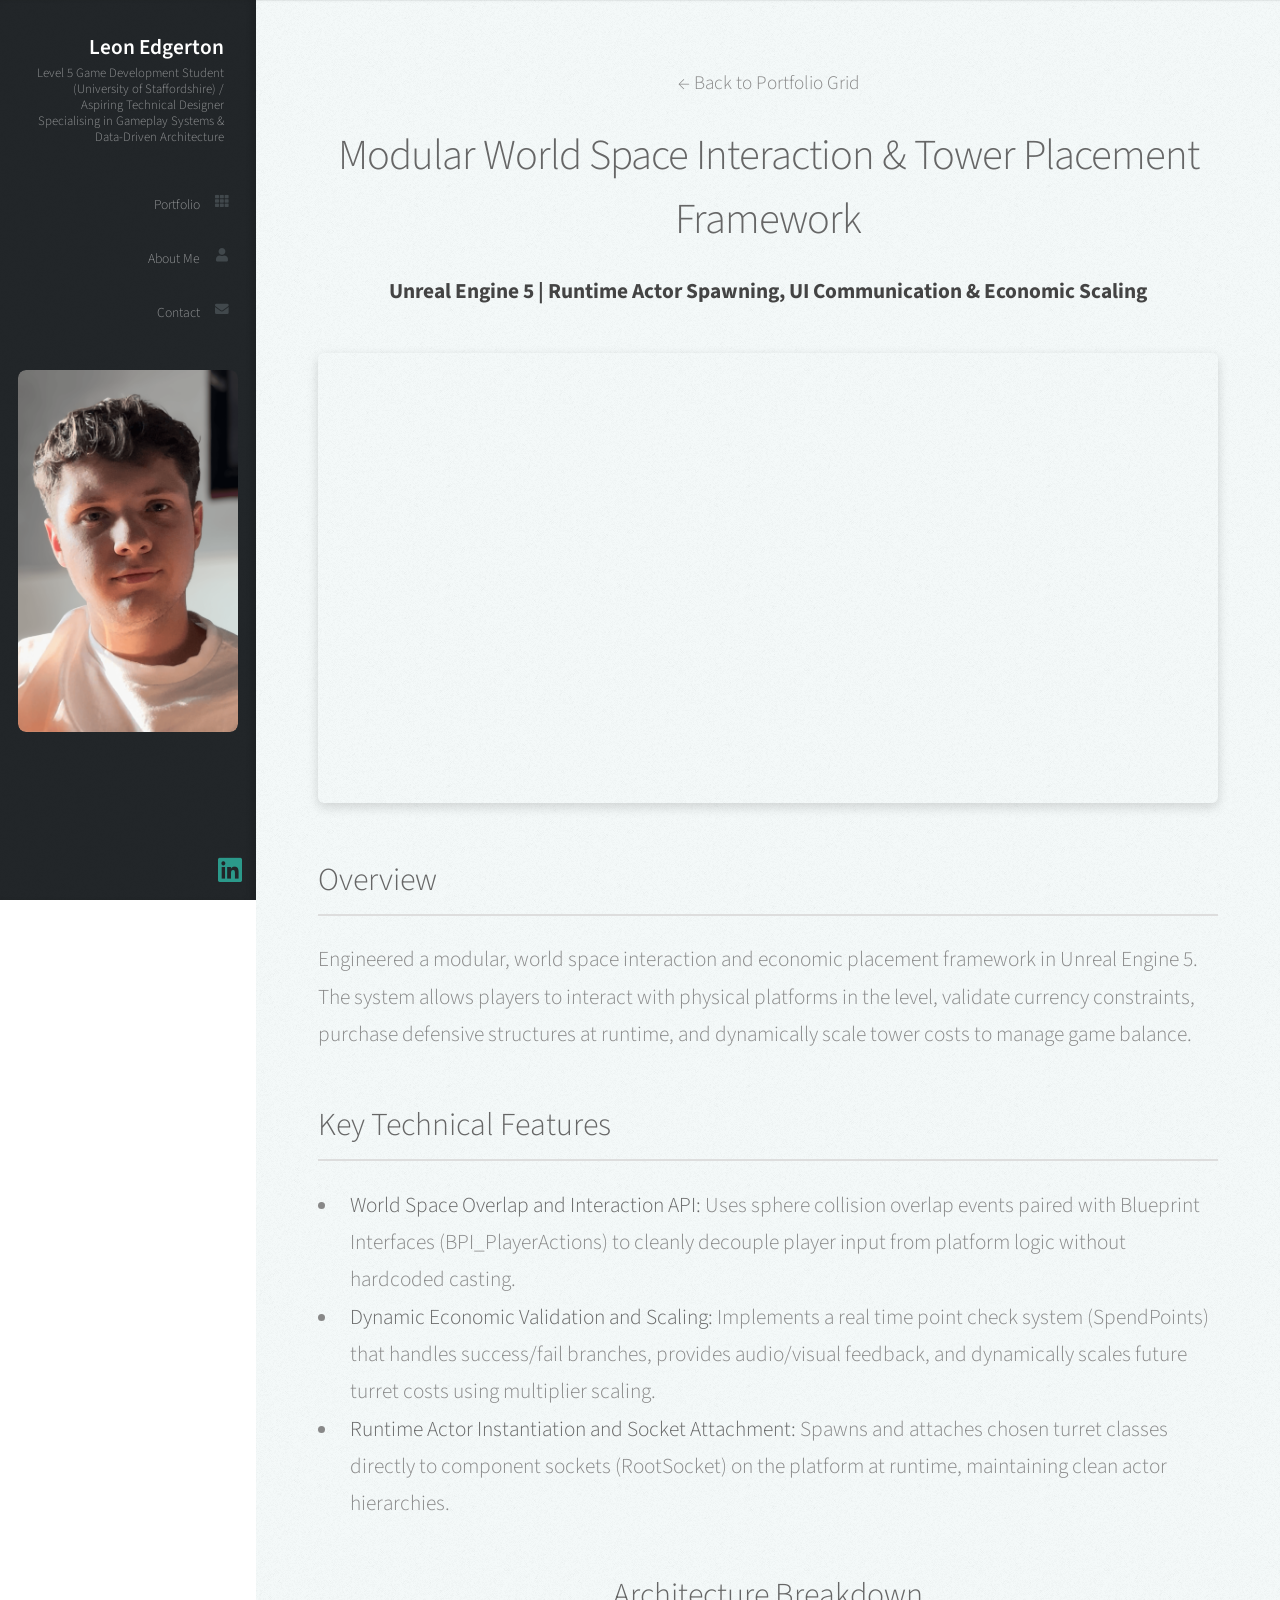
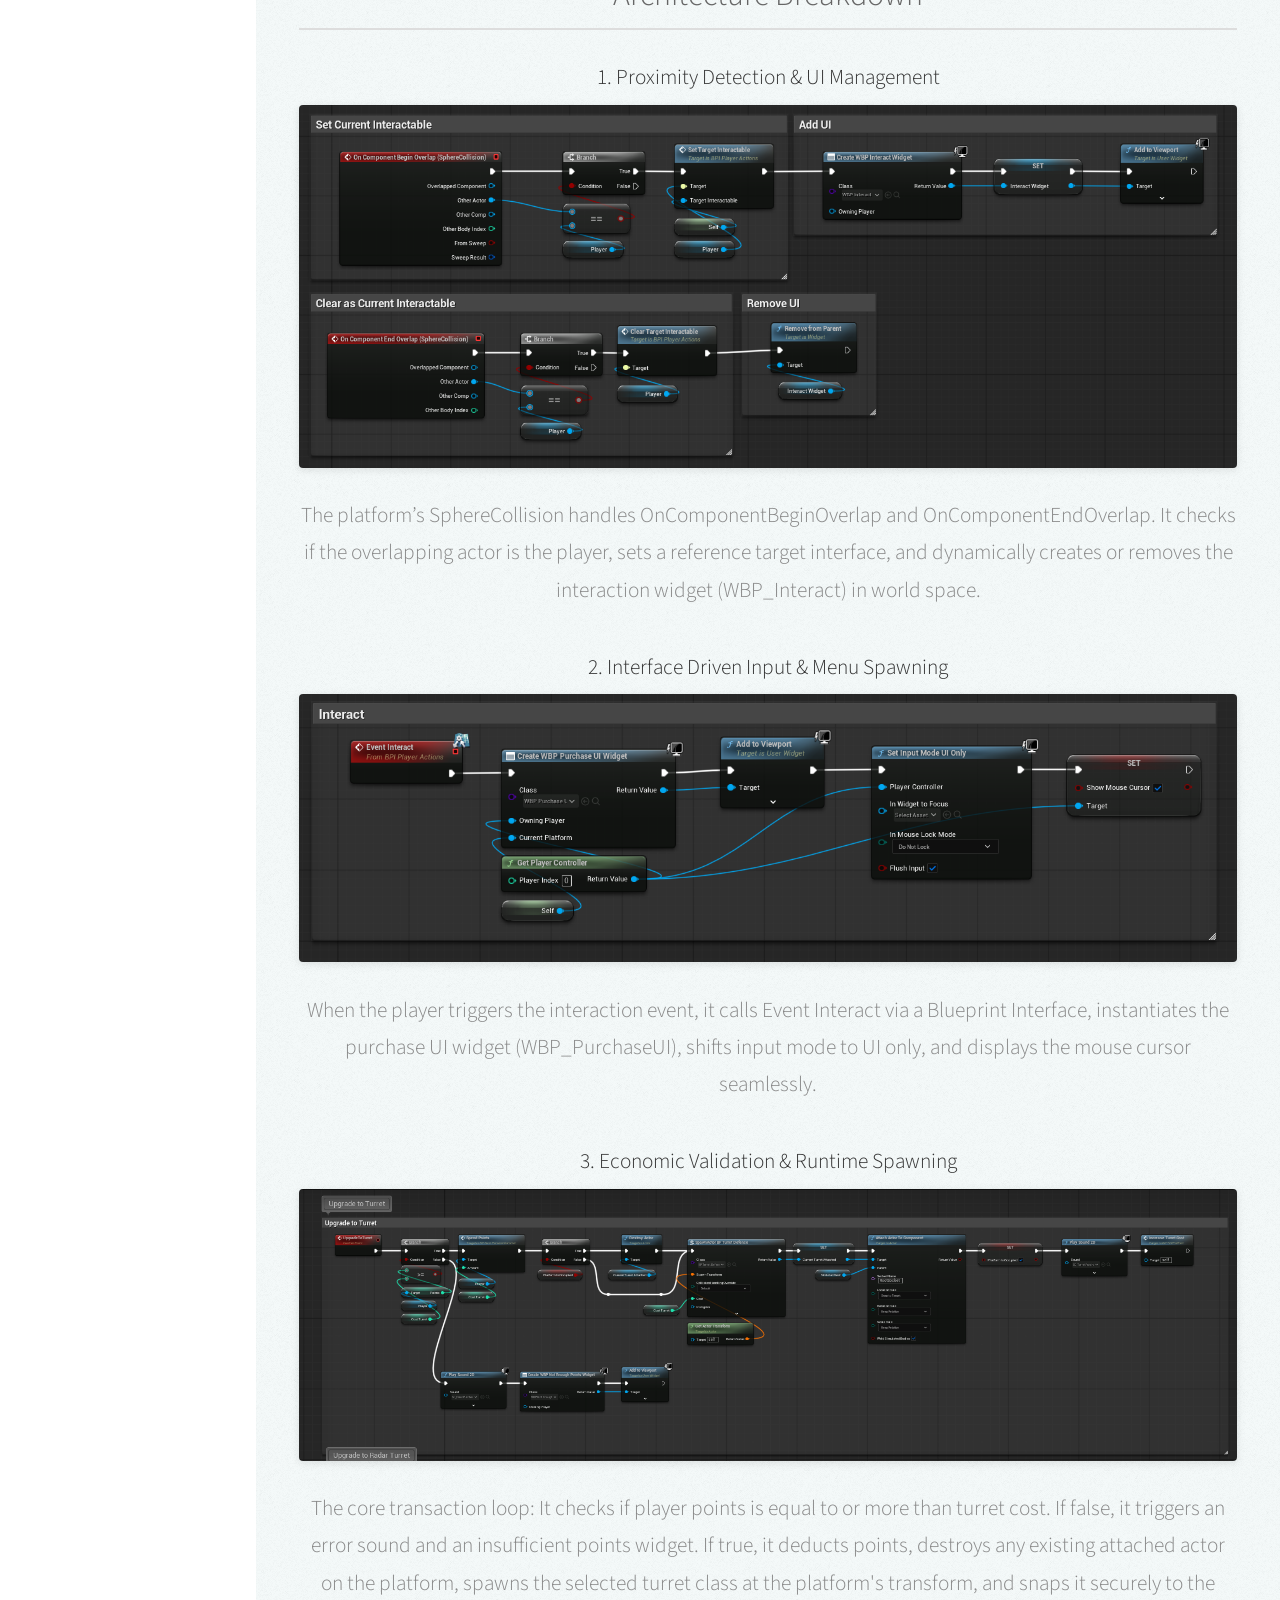
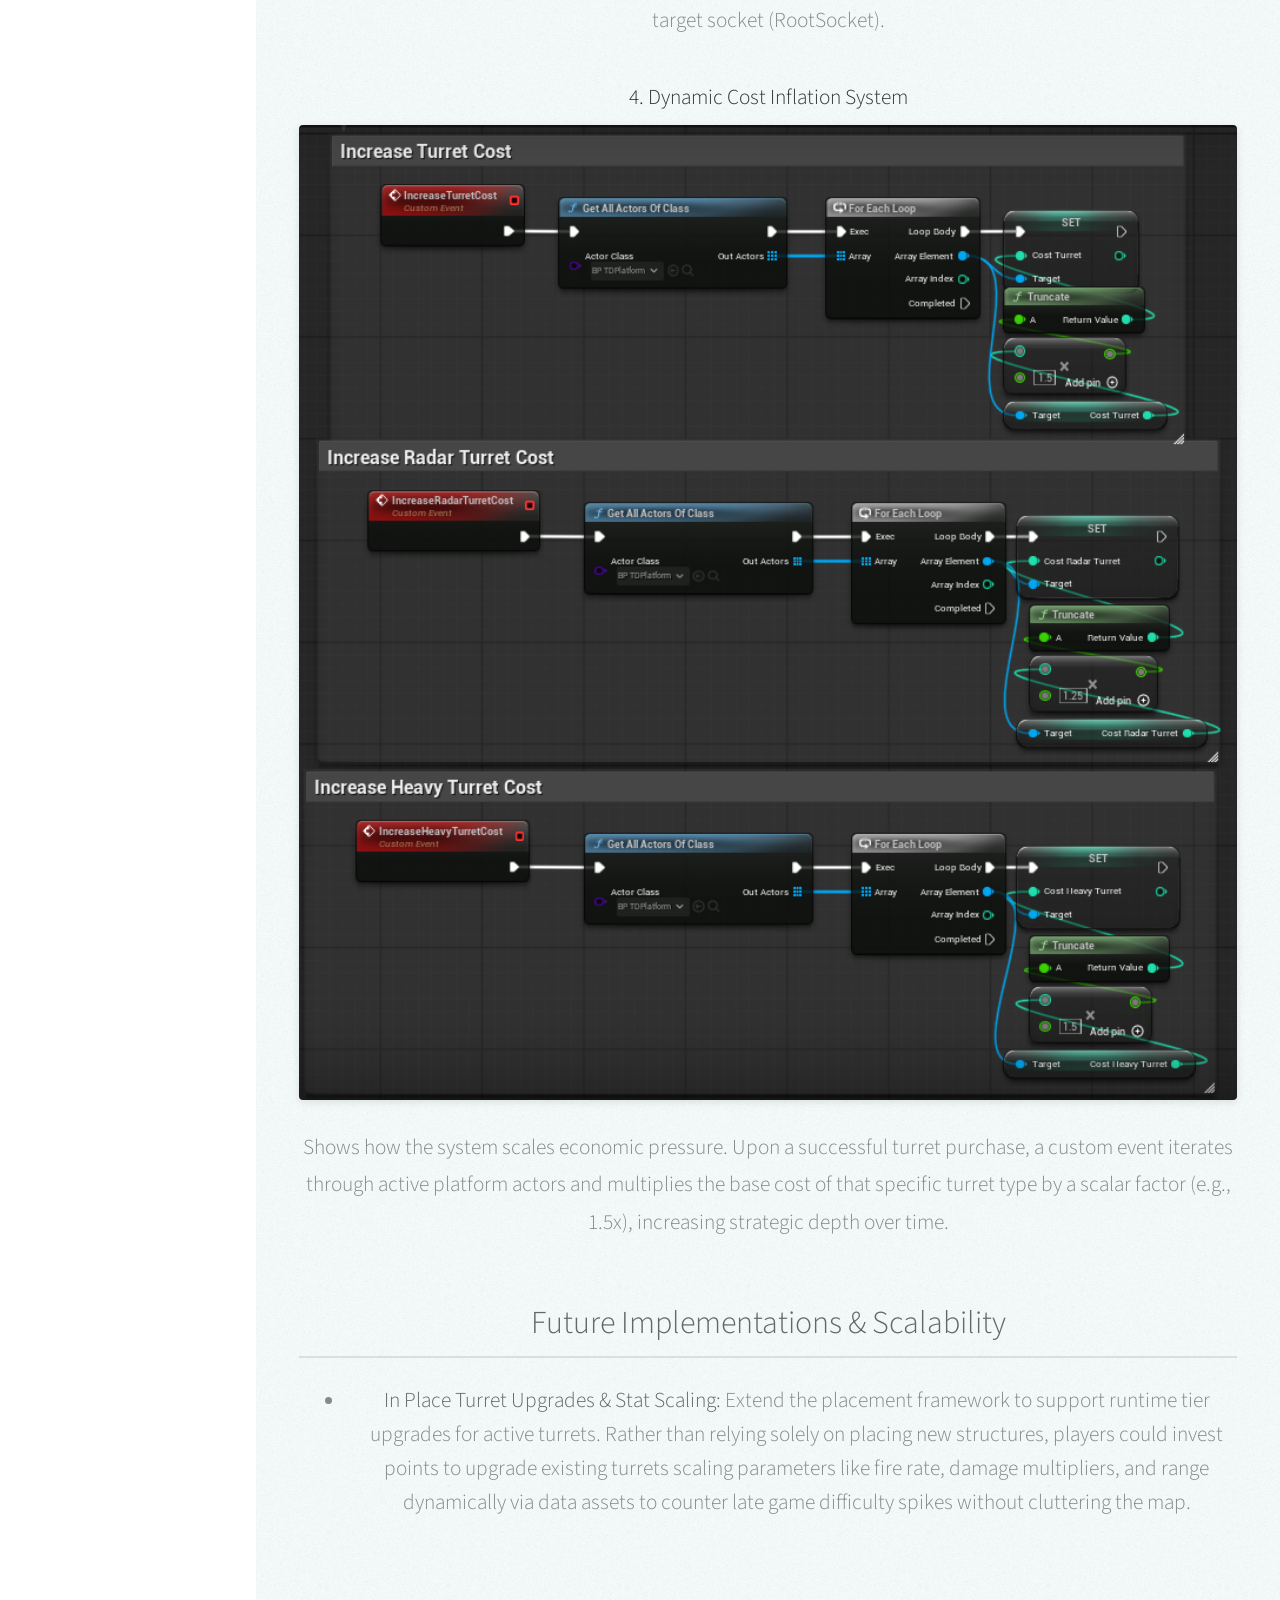
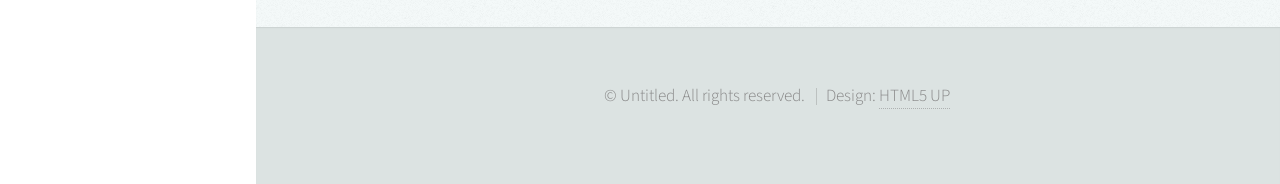
<file: turret_system.html>
﻿<!DOCTYPE HTML>
<!-- Prologue by HTML5 UP -->
<html>
	<head>
		<title>Enemy Layer System - Leon Edgerton</title>
		<meta charset="utf-8" />
		<meta name="viewport" content="width=device-width, initial-scale=1, user-scalable=no" />
		<link rel="stylesheet" href="assets/css/main.css" />
	</head>
	<body class="is-preload">

		<!-- Header / Sidebar -->
		<div id="header">
			<div class="top">

				<!-- Logo -->
				<div id="logo">
					<h1 id="title">Leon Edgerton</h1>
					<p>Level 5 Game Development Student (University of Staffordshire) / Aspiring Technical Designer Specialising in Gameplay Systems &amp; Data-Driven Architecture</p>
				</div>

				<!-- Nav -->
				<nav id="nav">
					<ul>
						<li>
							<a href="index.html#portfolio" id="portfolio-link">
								<span class="icon solid fa-th">Portfolio</span>
							</a>
						</li>
						<li>
							<a href="index.html#about" id="about-link">
								<span class="icon solid fa-user">About Me</span>
							</a>
						</li>
						<li>
							<a href="index.html#contact" id="contact-link">
								<span class="icon solid fa-envelope">Contact</span>
							</a>
						</li>
					</ul>
					<div style="text-align: center; margin-top: 30px;">
						<span class="image" style="border-radius: 8px !important; overflow: hidden;">
							<img src="images/Portfolio_Photo.png" alt="Leon Edgerton" style="border-radius: 8px !important; max-width: 220px; width: 100%; height: auto;" />
						</span>
					</div>
				</nav>

			</div>

			<div class="bottom" style="padding-right: 0.1em !important; padding-bottom: 0.1em !important;">
				<!-- Social Icons -->
				<ul class="icons" style="display: flex !important; justify-content: flex-end !important; align-items: center !important; margin: 0 !important; width: 100% !important;">
					<li>
						<a href="https://www.linkedin.com/in/leon-edgerton-b7a861255/" class="icon brands fa-linkedin" target="_blank" rel="noopener noreferrer" style="font-size: 1.6em !important;">
							<span class="label">LinkedIn</span>
						</a>
					</li>
				</ul>
			</div>
		</div>

		<!-- Main -->
		<div id="main">

			<section class="two" style="padding-top: 3em !important;">
				<div class="container">

					<header>
						<a href="index.html#portfolio" style="border-bottom: none; font-size: 0.9em;">&larr; Back to Portfolio Grid</a>
						<h2 style="margin-top: 0.5em; margin-bottom: 0.2em;">Modular World Space Interaction &amp; Tower Placement Framework</h2>
						<p style="color: #444; font-weight: bold;">Unreal Engine 5 | Runtime Actor Spawning, UI Communication &amp; Economic Scaling</p>
					</header>

					<!-- HERO CLIP / VIDEO SECTION -->
					<div style="width: 100%; max-width: 900px; margin: 0 auto 2.5em auto; border-radius: 6px; overflow: hidden; box-shadow: 0 4px 12px rgba(0,0,0,0.15);">
						<video width="100%" autoplay="" loop="" muted="" playsinline="" style="display: block;">
							<source src="videos/TurretSystemVideo.mp4" type="video/mp4">
							Your browser does not support HTML5 video.
						</video>
					</div>

					<!-- TECHNICAL BREAKDOWN GRID -->
					<div style="text-align: left; max-width: 900px; margin: 0 auto;">

						<h3 style="border-bottom: 2px solid #ddd; padding-bottom: 0.3em; margin-bottom: 0.8em;">Overview</h3>
						<p>
							Engineered a modular, world space interaction and economic placement framework in Unreal Engine 5. The system allows players to interact with physical platforms in the level, validate currency constraints, purchase defensive structures at runtime, and dynamically scale tower costs to manage game balance.
						</p>

						<h3 style="border-bottom: 2px solid #ddd; padding-bottom: 0.3em; margin-top: 1.5em; margin-bottom: 0.8em;">Key Technical Features</h3>
						<ul>
							<li>
								<strong>World Space Overlap and Interaction API:</strong> Uses sphere collision overlap events paired with Blueprint Interfaces (BPI_PlayerActions) to cleanly decouple player input from platform logic without hardcoded casting.
							</li>
							<li>
								<strong>Dynamic Economic Validation and Scaling:</strong> Implements a real time point check system (SpendPoints) that handles success/fail branches, provides audio/visual feedback, and dynamically scales future turret costs using multiplier scaling.
							</li>
							<li>
								<strong>Runtime Actor Instantiation and Socket Attachment:</strong> Spawns and attaches chosen turret classes directly to component sockets (RootSocket) on the platform at runtime, maintaining clean actor hierarchies.
							</li>
						</ul>

					</div>

					<h3 style="border-bottom: 2px solid #ddd; padding-bottom: 0.3em; margin-top: 1.5em; margin-bottom: 0.8em;">Architecture Breakdown</h3>

					<!-- Part 1: Proximity Detection -->
					<div style="margin: 1.5em 0;">
						<h4 style="color: #333; margin-bottom: 0.5em;">1. Proximity Detection &amp; UI Management</h4>

						<img src="images/SetClearInteractable.png" alt="Proximity Detection" style="width: 100%; border-radius: 4px; box-shadow: 0 2px 8px rgba(0,0,0,0.1); margin-bottom: 0.8em;" />
						<p>
							The platform’s SphereCollision handles OnComponentBeginOverlap and OnComponentEndOverlap. It checks if the overlapping actor is the player, sets a reference target interface, and dynamically creates or removes the interaction widget (WBP_Interact) in world space.
						</p>
					</div>

					<!-- Part 2: Interaces and Menu Spawn -->
					<div style="margin: 1.5em 0;">
						<h4 style="color: #333; margin-bottom: 0.5em;">2. Interface Driven Input &amp; Menu Spawning</h4>

						<img src="images/EventInteract.png" alt="Interface Driven Input and Menu Spawning" style="width: 100%; border-radius: 4px; box-shadow: 0 2px 8px rgba(0,0,0,0.1); margin-bottom: 0.8em;" />
						<p>
							When the player triggers the interaction event, it calls Event Interact via a Blueprint Interface, instantiates the purchase UI widget (WBP_PurchaseUI), shifts input mode to UI only, and displays the mouse cursor seamlessly.
						</p>
					</div>

					<!-- Part 3: Economic Validation & Runtime Spawning -->
					<div style="margin: 1.5em 0;">
						<h4 style="color: #333; margin-bottom: 0.5em;">3. Economic Validation &amp; Runtime Spawning</h4>

						<img src="images/UpgradeToTurret.png" alt="Economic Validation and Runtime Spawning" style="width: 100%; border-radius: 4px; box-shadow: 0 2px 8px rgba(0,0,0,0.1); margin-bottom: 0.8em;" />
						<p>
							The core transaction loop: It checks if player points is equal to or more than turret cost. If false, it triggers an error sound and an insufficient points widget. If true, it deducts points, destroys any existing attached actor on the platform, spawns the selected turret class at the platform's transform, and snaps it securely to the target socket (RootSocket).
						</p>
					</div>

					<!-- Part 4: Dynamic Cost Inflation System -->
					<div style="margin: 1.5em 0;">
						<h4 style="color: #333; margin-bottom: 0.5em;">4. Dynamic Cost Inflation System</h4>

						<img src="images/IncreaseCost.png" alt="Dynamic Cost Inflation System" style="width: 100%; border-radius: 4px; box-shadow: 0 2px 8px rgba(0,0,0,0.1); margin-bottom: 0.8em;" />
						<p>
							Shows how the system scales economic pressure. Upon a successful turret purchase, a custom event iterates through active platform actors and multiplies the base cost of that specific turret type by a scalar factor (e.g., 1.5x), increasing strategic depth over time.
						</p>
					</div>

					<!-- Part 5: Future Implementations & Scalability-->
					<h3 style="border-bottom: 2px solid #ddd; padding-bottom: 0.3em; margin-top: 1.8em; margin-bottom: 0.8em;">Future Implementations &amp; Scalability</h3>

					<ul style="line-height: 1.6; margin-left: 1.2em;">
						<li style="margin-bottom: 0.8em;">
							<strong>In Place Turret Upgrades &amp; Stat Scaling:</strong> Extend the placement framework to support runtime tier upgrades for active turrets. Rather than relying solely on placing new structures, players could invest points to upgrade existing turrets scaling parameters like fire rate, damage multipliers, and range dynamically via data assets to counter late game difficulty spikes without cluttering the map.
						</li>
					</ul>

				</div>
			</section>

		</div>

		<!-- Footer -->
		<div id="footer">
			<ul class="copyright">
				<li>&copy; Untitled. All rights reserved.</li>
				<li>
					Design: <a href="http://html5up.net">HTML5 UP</a>
				</li>
			</ul>
		</div>

		<!-- Scripts -->
		<script src="assets/js/jquery.min.js"></script>
		<script src="assets/js/jquery.scrolly.min.js"></script>
		<script src="assets/js/jquery.scrollex.min.js"></script>
		<script src="assets/js/browser.min.js"></script>
		<script src="assets/js/breakpoints.min.js"></script>
		<script src="assets/js/util.js"></script>
		<script src="assets/js/main.js"></script>

	</body>
</html>
</file>
<file: assets/css/main.css>
@import url("fontawesome-all.min.css");
@import url("https://fonts.googleapis.com/css?family=Source+Sans+Pro:300,300italic,400,600");

/*
	Prologue by HTML5 UP
	html5up.net | @ajlkn
	Free for personal and commercial use under the CCA 3.0 license (html5up.net/license)
*/

html, body, div, span, applet, object,
iframe, h1, h2, h3, h4, h5, h6, p, blockquote,
pre, a, abbr, acronym, address, big, cite,
code, del, dfn, em, img, ins, kbd, q, s, samp,
small, strike, strong, sub, sup, tt, var, b,
u, i, center, dl, dt, dd, ol, ul, li, fieldset,
form, label, legend, table, caption, tbody,
tfoot, thead, tr, th, td, article, aside,
canvas, details, embed, figure, figcaption,
footer, header, hgroup, menu, nav, output, ruby,
section, summary, time, mark, audio, video {
	margin: 0;
	padding: 0;
	border: 0;
	font-size: 100%;
	font: inherit;
	vertical-align: baseline;}

article, aside, details, figcaption, figure,
footer, header, hgroup, menu, nav, section {
	display: block;}

body {
	line-height: 1;
}

ol, ul {
	list-style: none;
}

blockquote, q {
	quotes: none;
}

	blockquote:before, blockquote:after, q:before, q:after {
		content: '';
		content: none;
	}

table {
	border-collapse: collapse;
	border-spacing: 0;
}

body {
	-webkit-text-size-adjust: none;
}

mark {
	background-color: transparent;
	color: inherit;
}

input::-moz-focus-inner {
	border: 0;
	padding: 0;
}

input, select, textarea {
	-moz-appearance: none;
	-webkit-appearance: none;
	-ms-appearance: none;
	appearance: none;
}

/* Basic */

	html {
		box-sizing: border-box;
	}

	*, *:before, *:after {
		box-sizing: inherit;
	}

	body {
		background: #fff;
		font-family: 'Source Sans Pro', sans-serif;
		font-size: 19pt;
		font-weight: 300;
		line-height: 1.75em;
		color: #888;
	}

		body.is-preload *, body.is-preload *:before, body.is-preload *:after {
			-moz-animation: none !important;
			-webkit-animation: none !important;
			-ms-animation: none !important;
			animation: none !important;
			-moz-transition: none !important;
			-webkit-transition: none !important;
			-ms-transition: none !important;
			transition: none !important;
		}

	input, textarea, select {
		font-family: 'Source Sans Pro', sans-serif;
		font-size: 19pt;
		font-weight: 300;
		line-height: 1.75em;
		color: #888;
	}

	h1, h2, h3, h4, h5, h6 {
		font-weight: 300;
		color: #666;
		line-height: 1.5em;
	}

	h1 a, h2 a, h3 a, h4 a, h5 a, h6 a {
		color: inherit;
		text-decoration: none;
	}

		h1 a strong, h2 a strong, h3 a strong, h4 a strong, h5 a strong, h6 a strong {
			color: #333;
		}

	h2 {
		font-size: 2em;
		letter-spacing: -1px;
	}

		h2.alt {
			color: #888;
		}

			h2.alt strong {
				color: #666;
			}

	h3 {
		font-size: 1.5em;
	}

	header {
		margin: 0 0 2em 0;
	}

		header > p {
			margin: 1em 0 0 0;
		}

	footer {
		margin: 2em 0 0 0;
	}

	strong, b {
		font-weight: 300;
		color: #666;
	}

	em, i {
		font-style: italic;
	}

	a {
		text-decoration: none;
		color: inherit;
		border-bottom: dotted 1px rgba(128, 128, 128, 0.5);
		-moz-transition: color 0.35s ease-in-out, border-bottom-color 0.35s ease-in-out;
		-webkit-transition: color 0.35s ease-in-out, border-bottom-color 0.35s ease-in-out;
		-ms-transition: color 0.35s ease-in-out, border-bottom-color 0.35s ease-in-out;
		transition: color 0.35s ease-in-out, border-bottom-color 0.35s ease-in-out;
		outline: 0;
	}

		a:hover {
			color: #E27689;
			border-bottom-color: rgba(255, 255, 255, 0);
		}

	sub {
		position: relative;
		top: 0.5em;
		font-size: 0.8em;
	}

	sup {
		position: relative;
		top: -0.5em;
		font-size: 0.8em;
	}

	hr {
		border: 0;
		border-top: solid 1px #ddd;
	}

	blockquote {
		border-left: solid 0.5em #ddd;
		padding: 1em 0 1em 2em;
		font-style: italic;
	}

	p, ul, ol, dl, table {
		margin-bottom: 2em;
	}

	br.clear {
		clear: both;
	}

/* Container */

	.container {
		margin: 0 auto;
		max-width: 100%;
		width: 1400px;
	}

		@media screen and (min-width: 961px) and (max-width: 1880px) {

			.container {
				width: 1200px;
			}

		}

		@media screen and (min-width: 961px) and (max-width: 1620px) {

			.container {
				width: 960px;
			}

		}

		@media screen and (min-width: 961px) and (max-width: 1320px) {

			.container {
				width: 100%;
			}

		}

		@media screen and (max-width: 960px) {

			.container {
				width: 100%;
			}

		}

		@media screen and (max-width: 736px) {

			.container {
				width: 100%;
			}

		}

/* Row */

	.row {
		display: flex;
		flex-wrap: wrap;
		box-sizing: border-box;
		align-items: stretch;
	}

		.row > * {
			box-sizing: border-box;
		}

		.row.gtr-uniform > * > :last-child {
			margin-bottom: 0;
		}

		.row.aln-left {
			justify-content: flex-start;
		}

		.row.aln-center {
			justify-content: center;
		}

		.row.aln-right {
			justify-content: flex-end;
		}

		.row.aln-top {
			align-items: flex-start;
		}

		.row.aln-middle {
			align-items: center;
		}

		.row.aln-bottom {
			align-items: flex-end;
		}

		.row > .imp {
			order: -1;
		}

		.row > .col-1 {
			width: 8.33333%;
		}

		.row > .off-1 {
			margin-left: 8.33333%;
		}

		.row > .col-2 {
			width: 16.66667%;
		}

		.row > .off-2 {
			margin-left: 16.66667%;
		}

		.row > .col-3 {
			width: 25%;
		}

		.row > .off-3 {
			margin-left: 25%;
		}

		.row > .col-4 {
			width: 33.33333%;
		}

		.row > .off-4 {
			margin-left: 33.33333%;
		}

		.row > .col-5 {
			width: 41.66667%;
		}

		.row > .off-5 {
			margin-left: 41.66667%;
		}

		.row > .col-6 {
			width: 50%;
		}

		.row > .off-6 {
			margin-left: 50%;
		}

		.row > .col-7 {
			width: 58.33333%;
		}

		.row > .off-7 {
			margin-left: 58.33333%;
		}

		.row > .col-8 {
			width: 66.66667%;
		}

		.row > .off-8 {
			margin-left: 66.66667%;
		}

		.row > .col-9 {
			width: 75%;
		}

		.row > .off-9 {
			margin-left: 75%;
		}

		.row > .col-10 {
			width: 83.33333%;
		}

		.row > .off-10 {
			margin-left: 83.33333%;
		}

		.row > .col-11 {
			width: 91.66667%;
		}

		.row > .off-11 {
			margin-left: 91.66667%;
		}

		.row > .col-12 {
			width: 100%;
		}

		.row > .off-12 {
			margin-left: 100%;
		}

		.row.gtr-0 {
			margin-top: 0px;
			margin-left: 0px;
		}

			.row.gtr-0 > * {
				padding: 0px 0 0 0px;
			}

			.row.gtr-0.gtr-uniform {
				margin-top: 0px;
			}

				.row.gtr-0.gtr-uniform > * {
					padding-top: 0px;
				}

		.row.gtr-25 {
			margin-top: -10px;
			margin-left: -10px;
		}

			.row.gtr-25 > * {
				padding: 10px 0 0 10px;
			}

			.row.gtr-25.gtr-uniform {
				margin-top: -10px;
			}

				.row.gtr-25.gtr-uniform > * {
					padding-top: 10px;
				}

		.row.gtr-50 {
			margin-top: -20px;
			margin-left: -20px;
		}

			.row.gtr-50 > * {
				padding: 20px 0 0 20px;
			}

			.row.gtr-50.gtr-uniform {
				margin-top: -20px;
			}

				.row.gtr-50.gtr-uniform > * {
					padding-top: 20px;
				}

		.row {
			margin-top: -40px;
			margin-left: -40px;
		}

			.row > * {
				padding: 40px 0 0 40px;
			}

			.row.gtr-uniform {
				margin-top: -40px;
			}

				.row.gtr-uniform > * {
					padding-top: 40px;
				}

		.row.gtr-150 {
			margin-top: -60px;
			margin-left: -60px;
		}

			.row.gtr-150 > * {
				padding: 60px 0 0 60px;
			}

			.row.gtr-150.gtr-uniform {
				margin-top: -60px;
			}

				.row.gtr-150.gtr-uniform > * {
					padding-top: 60px;
				}

		.row.gtr-200 {
			margin-top: -80px;
			margin-left: -80px;
		}

			.row.gtr-200 > * {
				padding: 80px 0 0 80px;
			}

			.row.gtr-200.gtr-uniform {
				margin-top: -80px;
			}

				.row.gtr-200.gtr-uniform > * {
					padding-top: 80px;
				}

		@media screen and (min-width: 961px) and (max-width: 1880px) {

			.row {
				display: flex;
				flex-wrap: wrap;
				box-sizing: border-box;
				align-items: stretch;
			}

				.row > * {
					box-sizing: border-box;
				}

				.row.gtr-uniform > * > :last-child {
					margin-bottom: 0;
				}

				.row.aln-left {
					justify-content: flex-start;
				}

				.row.aln-center {
					justify-content: center;
				}

				.row.aln-right {
					justify-content: flex-end;
				}

				.row.aln-top {
					align-items: flex-start;
				}

				.row.aln-middle {
					align-items: center;
				}

				.row.aln-bottom {
					align-items: flex-end;
				}

				.row > .imp-wide {
					order: -1;
				}

				.row > .col-1-wide {
					width: 8.33333%;
				}

				.row > .off-1-wide {
					margin-left: 8.33333%;
				}

				.row > .col-2-wide {
					width: 16.66667%;
				}

				.row > .off-2-wide {
					margin-left: 16.66667%;
				}

				.row > .col-3-wide {
					width: 25%;
				}

				.row > .off-3-wide {
					margin-left: 25%;
				}

				.row > .col-4-wide {
					width: 33.33333%;
				}

				.row > .off-4-wide {
					margin-left: 33.33333%;
				}

				.row > .col-5-wide {
					width: 41.66667%;
				}

				.row > .off-5-wide {
					margin-left: 41.66667%;
				}

				.row > .col-6-wide {
					width: 50%;
				}

				.row > .off-6-wide {
					margin-left: 50%;
				}

				.row > .col-7-wide {
					width: 58.33333%;
				}

				.row > .off-7-wide {
					margin-left: 58.33333%;
				}

				.row > .col-8-wide {
					width: 66.66667%;
				}

				.row > .off-8-wide {
					margin-left: 66.66667%;
				}

				.row > .col-9-wide {
					width: 75%;
				}

				.row > .off-9-wide {
					margin-left: 75%;
				}

				.row > .col-10-wide {
					width: 83.33333%;
				}

				.row > .off-10-wide {
					margin-left: 83.33333%;
				}

				.row > .col-11-wide {
					width: 91.66667%;
				}

				.row > .off-11-wide {
					margin-left: 91.66667%;
				}

				.row > .col-12-wide {
					width: 100%;
				}

				.row > .off-12-wide {
					margin-left: 100%;
				}

				.row.gtr-0 {
					margin-top: 0px;
					margin-left: 0px;
				}

					.row.gtr-0 > * {
						padding: 0px 0 0 0px;
					}

					.row.gtr-0.gtr-uniform {
						margin-top: 0px;
					}

						.row.gtr-0.gtr-uniform > * {
							padding-top: 0px;
						}

				.row.gtr-25 {
					margin-top: -10px;
					margin-left: -10px;
				}

					.row.gtr-25 > * {
						padding: 10px 0 0 10px;
					}

					.row.gtr-25.gtr-uniform {
						margin-top: -10px;
					}

						.row.gtr-25.gtr-uniform > * {
							padding-top: 10px;
						}

				.row.gtr-50 {
					margin-top: -20px;
					margin-left: -20px;
				}

					.row.gtr-50 > * {
						padding: 20px 0 0 20px;
					}

					.row.gtr-50.gtr-uniform {
						margin-top: -20px;
					}

						.row.gtr-50.gtr-uniform > * {
							padding-top: 20px;
						}

				.row {
					margin-top: -40px;
					margin-left: -40px;
				}

					.row > * {
						padding: 40px 0 0 40px;
					}

					.row.gtr-uniform {
						margin-top: -40px;
					}

						.row.gtr-uniform > * {
							padding-top: 40px;
						}

				.row.gtr-150 {
					margin-top: -60px;
					margin-left: -60px;
				}

					.row.gtr-150 > * {
						padding: 60px 0 0 60px;
					}

					.row.gtr-150.gtr-uniform {
						margin-top: -60px;
					}

						.row.gtr-150.gtr-uniform > * {
							padding-top: 60px;
						}

				.row.gtr-200 {
					margin-top: -80px;
					margin-left: -80px;
				}

					.row.gtr-200 > * {
						padding: 80px 0 0 80px;
					}

					.row.gtr-200.gtr-uniform {
						margin-top: -80px;
					}

						.row.gtr-200.gtr-uniform > * {
							padding-top: 80px;
						}

		}

		@media screen and (min-width: 961px) and (max-width: 1620px) {

			.row {
				display: flex;
				flex-wrap: wrap;
				box-sizing: border-box;
				align-items: stretch;
			}

				.row > * {
					box-sizing: border-box;
				}

				.row.gtr-uniform > * > :last-child {
					margin-bottom: 0;
				}

				.row.aln-left {
					justify-content: flex-start;
				}

				.row.aln-center {
					justify-content: center;
				}

				.row.aln-right {
					justify-content: flex-end;
				}

				.row.aln-top {
					align-items: flex-start;
				}

				.row.aln-middle {
					align-items: center;
				}

				.row.aln-bottom {
					align-items: flex-end;
				}

				.row > .imp-normal {
					order: -1;
				}

				.row > .col-1-normal {
					width: 8.33333%;
				}

				.row > .off-1-normal {
					margin-left: 8.33333%;
				}

				.row > .col-2-normal {
					width: 16.66667%;
				}

				.row > .off-2-normal {
					margin-left: 16.66667%;
				}

				.row > .col-3-normal {
					width: 25%;
				}

				.row > .off-3-normal {
					margin-left: 25%;
				}

				.row > .col-4-normal {
					width: 33.33333%;
				}

				.row > .off-4-normal {
					margin-left: 33.33333%;
				}

				.row > .col-5-normal {
					width: 41.66667%;
				}

				.row > .off-5-normal {
					margin-left: 41.66667%;
				}

				.row > .col-6-normal {
					width: 50%;
				}

				.row > .off-6-normal {
					margin-left: 50%;
				}

				.row > .col-7-normal {
					width: 58.33333%;
				}

				.row > .off-7-normal {
					margin-left: 58.33333%;
				}

				.row > .col-8-normal {
					width: 66.66667%;
				}

				.row > .off-8-normal {
					margin-left: 66.66667%;
				}

				.row > .col-9-normal {
					width: 75%;
				}

				.row > .off-9-normal {
					margin-left: 75%;
				}

				.row > .col-10-normal {
					width: 83.33333%;
				}

				.row > .off-10-normal {
					margin-left: 83.33333%;
				}

				.row > .col-11-normal {
					width: 91.66667%;
				}

				.row > .off-11-normal {
					margin-left: 91.66667%;
				}

				.row > .col-12-normal {
					width: 100%;
				}

				.row > .off-12-normal {
					margin-left: 100%;
				}

				.row.gtr-0 {
					margin-top: 0px;
					margin-left: 0px;
				}

					.row.gtr-0 > * {
						padding: 0px 0 0 0px;
					}

					.row.gtr-0.gtr-uniform {
						margin-top: 0px;
					}

						.row.gtr-0.gtr-uniform > * {
							padding-top: 0px;
						}

				.row.gtr-25 {
					margin-top: -10px;
					margin-left: -10px;
				}

					.row.gtr-25 > * {
						padding: 10px 0 0 10px;
					}

					.row.gtr-25.gtr-uniform {
						margin-top: -10px;
					}

						.row.gtr-25.gtr-uniform > * {
							padding-top: 10px;
						}

				.row.gtr-50 {
					margin-top: -20px;
					margin-left: -20px;
				}

					.row.gtr-50 > * {
						padding: 20px 0 0 20px;
					}

					.row.gtr-50.gtr-uniform {
						margin-top: -20px;
					}

						.row.gtr-50.gtr-uniform > * {
							padding-top: 20px;
						}

				.row {
					margin-top: -40px;
					margin-left: -40px;
				}

					.row > * {
						padding: 40px 0 0 40px;
					}

					.row.gtr-uniform {
						margin-top: -40px;
					}

						.row.gtr-uniform > * {
							padding-top: 40px;
						}

				.row.gtr-150 {
					margin-top: -60px;
					margin-left: -60px;
				}

					.row.gtr-150 > * {
						padding: 60px 0 0 60px;
					}

					.row.gtr-150.gtr-uniform {
						margin-top: -60px;
					}

						.row.gtr-150.gtr-uniform > * {
							padding-top: 60px;
						}

				.row.gtr-200 {
					margin-top: -80px;
					margin-left: -80px;
				}

					.row.gtr-200 > * {
						padding: 80px 0 0 80px;
					}

					.row.gtr-200.gtr-uniform {
						margin-top: -80px;
					}

						.row.gtr-200.gtr-uniform > * {
							padding-top: 80px;
						}

		}

		@media screen and (min-width: 961px) and (max-width: 1320px) {

			.row {
				display: flex;
				flex-wrap: wrap;
				box-sizing: border-box;
				align-items: stretch;
			}

				.row > * {
					box-sizing: border-box;
				}

				.row.gtr-uniform > * > :last-child {
					margin-bottom: 0;
				}

				.row.aln-left {
					justify-content: flex-start;
				}

				.row.aln-center {
					justify-content: center;
				}

				.row.aln-right {
					justify-content: flex-end;
				}

				.row.aln-top {
					align-items: flex-start;
				}

				.row.aln-middle {
					align-items: center;
				}

				.row.aln-bottom {
					align-items: flex-end;
				}

				.row > .imp-narrow {
					order: -1;
				}

				.row > .col-1-narrow {
					width: 8.33333%;
				}

				.row > .off-1-narrow {
					margin-left: 8.33333%;
				}

				.row > .col-2-narrow {
					width: 16.66667%;
				}

				.row > .off-2-narrow {
					margin-left: 16.66667%;
				}

				.row > .col-3-narrow {
					width: 25%;
				}

				.row > .off-3-narrow {
					margin-left: 25%;
				}

				.row > .col-4-narrow {
					width: 33.33333%;
				}

				.row > .off-4-narrow {
					margin-left: 33.33333%;
				}

				.row > .col-5-narrow {
					width: 41.66667%;
				}

				.row > .off-5-narrow {
					margin-left: 41.66667%;
				}

				.row > .col-6-narrow {
					width: 50%;
				}

				.row > .off-6-narrow {
					margin-left: 50%;
				}

				.row > .col-7-narrow {
					width: 58.33333%;
				}

				.row > .off-7-narrow {
					margin-left: 58.33333%;
				}

				.row > .col-8-narrow {
					width: 66.66667%;
				}

				.row > .off-8-narrow {
					margin-left: 66.66667%;
				}

				.row > .col-9-narrow {
					width: 75%;
				}

				.row > .off-9-narrow {
					margin-left: 75%;
				}

				.row > .col-10-narrow {
					width: 83.33333%;
				}

				.row > .off-10-narrow {
					margin-left: 83.33333%;
				}

				.row > .col-11-narrow {
					width: 91.66667%;
				}

				.row > .off-11-narrow {
					margin-left: 91.66667%;
				}

				.row > .col-12-narrow {
					width: 100%;
				}

				.row > .off-12-narrow {
					margin-left: 100%;
				}

				.row.gtr-0 {
					margin-top: 0px;
					margin-left: 0px;
				}

					.row.gtr-0 > * {
						padding: 0px 0 0 0px;
					}

					.row.gtr-0.gtr-uniform {
						margin-top: 0px;
					}

						.row.gtr-0.gtr-uniform > * {
							padding-top: 0px;
						}

				.row.gtr-25 {
					margin-top: -5px;
					margin-left: -5px;
				}

					.row.gtr-25 > * {
						padding: 5px 0 0 5px;
					}

					.row.gtr-25.gtr-uniform {
						margin-top: -5px;
					}

						.row.gtr-25.gtr-uniform > * {
							padding-top: 5px;
						}

				.row.gtr-50 {
					margin-top: -10px;
					margin-left: -10px;
				}

					.row.gtr-50 > * {
						padding: 10px 0 0 10px;
					}

					.row.gtr-50.gtr-uniform {
						margin-top: -10px;
					}

						.row.gtr-50.gtr-uniform > * {
							padding-top: 10px;
						}

				.row {
					margin-top: -20px;
					margin-left: -20px;
				}

					.row > * {
						padding: 20px 0 0 20px;
					}

					.row.gtr-uniform {
						margin-top: -20px;
					}

						.row.gtr-uniform > * {
							padding-top: 20px;
						}

				.row.gtr-150 {
					margin-top: -30px;
					margin-left: -30px;
				}

					.row.gtr-150 > * {
						padding: 30px 0 0 30px;
					}

					.row.gtr-150.gtr-uniform {
						margin-top: -30px;
					}

						.row.gtr-150.gtr-uniform > * {
							padding-top: 30px;
						}

				.row.gtr-200 {
					margin-top: -40px;
					margin-left: -40px;
				}

					.row.gtr-200 > * {
						padding: 40px 0 0 40px;
					}

					.row.gtr-200.gtr-uniform {
						margin-top: -40px;
					}

						.row.gtr-200.gtr-uniform > * {
							padding-top: 40px;
						}

		}

		@media screen and (max-width: 960px) {

			.row {
				display: flex;
				flex-wrap: wrap;
				box-sizing: border-box;
				align-items: stretch;
			}

				.row > * {
					box-sizing: border-box;
				}

				.row.gtr-uniform > * > :last-child {
					margin-bottom: 0;
				}

				.row.aln-left {
					justify-content: flex-start;
				}

				.row.aln-center {
					justify-content: center;
				}

				.row.aln-right {
					justify-content: flex-end;
				}

				.row.aln-top {
					align-items: flex-start;
				}

				.row.aln-middle {
					align-items: center;
				}

				.row.aln-bottom {
					align-items: flex-end;
				}

				.row > .imp-narrower {
					order: -1;
				}

				.row > .col-1-narrower {
					width: 8.33333%;
				}

				.row > .off-1-narrower {
					margin-left: 8.33333%;
				}

				.row > .col-2-narrower {
					width: 16.66667%;
				}

				.row > .off-2-narrower {
					margin-left: 16.66667%;
				}

				.row > .col-3-narrower {
					width: 25%;
				}

				.row > .off-3-narrower {
					margin-left: 25%;
				}

				.row > .col-4-narrower {
					width: 33.33333%;
				}

				.row > .off-4-narrower {
					margin-left: 33.33333%;
				}

				.row > .col-5-narrower {
					width: 41.66667%;
				}

				.row > .off-5-narrower {
					margin-left: 41.66667%;
				}

				.row > .col-6-narrower {
					width: 50%;
				}

				.row > .off-6-narrower {
					margin-left: 50%;
				}

				.row > .col-7-narrower {
					width: 58.33333%;
				}

				.row > .off-7-narrower {
					margin-left: 58.33333%;
				}

				.row > .col-8-narrower {
					width: 66.66667%;
				}

				.row > .off-8-narrower {
					margin-left: 66.66667%;
				}

				.row > .col-9-narrower {
					width: 75%;
				}

				.row > .off-9-narrower {
					margin-left: 75%;
				}

				.row > .col-10-narrower {
					width: 83.33333%;
				}

				.row > .off-10-narrower {
					margin-left: 83.33333%;
				}

				.row > .col-11-narrower {
					width: 91.66667%;
				}

				.row > .off-11-narrower {
					margin-left: 91.66667%;
				}

				.row > .col-12-narrower {
					width: 100%;
				}

				.row > .off-12-narrower {
					margin-left: 100%;
				}

				.row.gtr-0 {
					margin-top: 0px;
					margin-left: 0px;
				}

					.row.gtr-0 > * {
						padding: 0px 0 0 0px;
					}

					.row.gtr-0.gtr-uniform {
						margin-top: 0px;
					}

						.row.gtr-0.gtr-uniform > * {
							padding-top: 0px;
						}

				.row.gtr-25 {
					margin-top: -5px;
					margin-left: -5px;
				}

					.row.gtr-25 > * {
						padding: 5px 0 0 5px;
					}

					.row.gtr-25.gtr-uniform {
						margin-top: -5px;
					}

						.row.gtr-25.gtr-uniform > * {
							padding-top: 5px;
						}

				.row.gtr-50 {
					margin-top: -10px;
					margin-left: -10px;
				}

					.row.gtr-50 > * {
						padding: 10px 0 0 10px;
					}

					.row.gtr-50.gtr-uniform {
						margin-top: -10px;
					}

						.row.gtr-50.gtr-uniform > * {
							padding-top: 10px;
						}

				.row {
					margin-top: -20px;
					margin-left: -20px;
				}

					.row > * {
						padding: 20px 0 0 20px;
					}

					.row.gtr-uniform {
						margin-top: -20px;
					}

						.row.gtr-uniform > * {
							padding-top: 20px;
						}

				.row.gtr-150 {
					margin-top: -30px;
					margin-left: -30px;
				}

					.row.gtr-150 > * {
						padding: 30px 0 0 30px;
					}

					.row.gtr-150.gtr-uniform {
						margin-top: -30px;
					}

						.row.gtr-150.gtr-uniform > * {
							padding-top: 30px;
						}

				.row.gtr-200 {
					margin-top: -40px;
					margin-left: -40px;
				}

					.row.gtr-200 > * {
						padding: 40px 0 0 40px;
					}

					.row.gtr-200.gtr-uniform {
						margin-top: -40px;
					}

						.row.gtr-200.gtr-uniform > * {
							padding-top: 40px;
						}

		}

		@media screen and (max-width: 736px) {

			.row {
				display: flex;
				flex-wrap: wrap;
				box-sizing: border-box;
				align-items: stretch;
			}

				.row > * {
					box-sizing: border-box;
				}

				.row.gtr-uniform > * > :last-child {
					margin-bottom: 0;
				}

				.row.aln-left {
					justify-content: flex-start;
				}

				.row.aln-center {
					justify-content: center;
				}

				.row.aln-right {
					justify-content: flex-end;
				}

				.row.aln-top {
					align-items: flex-start;
				}

				.row.aln-middle {
					align-items: center;
				}

				.row.aln-bottom {
					align-items: flex-end;
				}

				.row > .imp-mobile {
					order: -1;
				}

				.row > .col-1-mobile {
					width: 8.33333%;
				}

				.row > .off-1-mobile {
					margin-left: 8.33333%;
				}

				.row > .col-2-mobile {
					width: 16.66667%;
				}

				.row > .off-2-mobile {
					margin-left: 16.66667%;
				}

				.row > .col-3-mobile {
					width: 25%;
				}

				.row > .off-3-mobile {
					margin-left: 25%;
				}

				.row > .col-4-mobile {
					width: 33.33333%;
				}

				.row > .off-4-mobile {
					margin-left: 33.33333%;
				}

				.row > .col-5-mobile {
					width: 41.66667%;
				}

				.row > .off-5-mobile {
					margin-left: 41.66667%;
				}

				.row > .col-6-mobile {
					width: 50%;
				}

				.row > .off-6-mobile {
					margin-left: 50%;
				}

				.row > .col-7-mobile {
					width: 58.33333%;
				}

				.row > .off-7-mobile {
					margin-left: 58.33333%;
				}

				.row > .col-8-mobile {
					width: 66.66667%;
				}

				.row > .off-8-mobile {
					margin-left: 66.66667%;
				}

				.row > .col-9-mobile {
					width: 75%;
				}

				.row > .off-9-mobile {
					margin-left: 75%;
				}

				.row > .col-10-mobile {
					width: 83.33333%;
				}

				.row > .off-10-mobile {
					margin-left: 83.33333%;
				}

				.row > .col-11-mobile {
					width: 91.66667%;
				}

				.row > .off-11-mobile {
					margin-left: 91.66667%;
				}

				.row > .col-12-mobile {
					width: 100%;
				}

				.row > .off-12-mobile {
					margin-left: 100%;
				}

				.row.gtr-0 {
					margin-top: 0px;
					margin-left: 0px;
				}

					.row.gtr-0 > * {
						padding: 0px 0 0 0px;
					}

					.row.gtr-0.gtr-uniform {
						margin-top: 0px;
					}

						.row.gtr-0.gtr-uniform > * {
							padding-top: 0px;
						}

				.row.gtr-25 {
					margin-top: -5px;
					margin-left: -5px;
				}

					.row.gtr-25 > * {
						padding: 5px 0 0 5px;
					}

					.row.gtr-25.gtr-uniform {
						margin-top: -5px;
					}

						.row.gtr-25.gtr-uniform > * {
							padding-top: 5px;
						}

				.row.gtr-50 {
					margin-top: -10px;
					margin-left: -10px;
				}

					.row.gtr-50 > * {
						padding: 10px 0 0 10px;
					}

					.row.gtr-50.gtr-uniform {
						margin-top: -10px;
					}

						.row.gtr-50.gtr-uniform > * {
							padding-top: 10px;
						}

				.row {
					margin-top: -20px;
					margin-left: -20px;
				}

					.row > * {
						padding: 20px 0 0 20px;
					}

					.row.gtr-uniform {
						margin-top: -20px;
					}

						.row.gtr-uniform > * {
							padding-top: 20px;
						}

				.row.gtr-150 {
					margin-top: -30px;
					margin-left: -30px;
				}

					.row.gtr-150 > * {
						padding: 30px 0 0 30px;
					}

					.row.gtr-150.gtr-uniform {
						margin-top: -30px;
					}

						.row.gtr-150.gtr-uniform > * {
							padding-top: 30px;
						}

				.row.gtr-200 {
					margin-top: -40px;
					margin-left: -40px;
				}

					.row.gtr-200 > * {
						padding: 40px 0 0 40px;
					}

					.row.gtr-200.gtr-uniform {
						margin-top: -40px;
					}

						.row.gtr-200.gtr-uniform > * {
							padding-top: 40px;
						}

		}

/* Sections/Article */

	section, article {
		margin-bottom: 3em;
	}

		section > :last-child,
		section > .container, section:last-child, article > :last-child,
		article > .container, article:last-child {
			margin-bottom: 0;
		}

		.row > section, .row > article {
			margin-bottom: 0;
		}

/* Image */

	.image {
		display: inline-block;
		border: 0;
	}

		.image img {
			display: block;
			width: 100%;
		}

		.image.avatar48 {
			width: 300px;
			height: 345px;
			background: #f00;
		}

			.image.avatar48 img {
				width: 300px;
				height: 345px;
			}

		.image.fit {
			display: block;
			width: 100%;
		}

		.image.featured {
			display: block;
			width: 100%;
			margin: 0 0 2em 0;
		}

		.image.left {
			float: left;
			margin: 0 2em 2em 0;
		}

		.image.centered {
			display: block;
			margin: 0 0 2em 0;
		}

			.image.centered img {
				margin: 0 auto;
				width: auto;
			}

/* List */

	ul {
		list-style: disc;
		padding-left: 1em;
	}

		ul li {
			padding-left: 0.5em;
		}

	ol {
		list-style: decimal;
		padding-left: 1.25em;
	}

		ol li {
			padding-left: 0.25em;
		}

/* Icons */

	ul.icons {
		cursor: default;
		list-style: none;
		padding-left: 0;
	}

		ul.icons li {
			display: inline-block;
			padding-left: 0;
		}

		ul.icons a {
			display: inline-block;
			width: 2em;
			height: 2em;
			line-height: 2em;
			text-align: center;
			border: 0;
		}

/* Form */

	form label {
		display: block;
		text-align: left;
		margin-bottom: 0.5em;
	}

	form input[type="text"],
	form input[type="email"],
	form input[type="password"],
	form select,
	form textarea {
		position: relative;
		-webkit-appearance: none;
		display: block;
		border: 0;
		outline: 0;
		background: #fff;
		background: rgba(255, 255, 255, 0.75);
		width: 100%;
		border-radius: 0.35em;
		padding: 0.75em 1em 0.75em 1em;
		box-shadow: inset 0 0.1em 0.1em 0 rgba(0, 0, 0, 0.05);
		border: solid 1px rgba(0, 0, 0, 0.15);
		-moz-transition: all 0.35s ease-in-out;
		-webkit-transition: all 0.35s ease-in-out;
		-ms-transition: all 0.35s ease-in-out;
		transition: all 0.35s ease-in-out;
	}

		form input[type="text"]:focus,
		form input[type="email"]:focus,
		form input[type="password"]:focus,
		form select:focus,
		form textarea:focus {
			box-shadow: 0 0 2px 1px #8ebebc;
			background: #fff;
		}

	form input[type="text"],
	form input[type="email"],
	form input[type="password"],
	form select {
		line-height: 1.25em;
	}

	form textarea {
		min-height: 14em;
	}

	form ::-webkit-input-placeholder {
		color: #555 !important;
	}

	form :-moz-placeholder {
		color: #555 !important;
	}

	form ::-moz-placeholder {
		color: #555 !important;
	}

	form :-ms-input-placeholder {
		color: #555 !important;
	}

	form ::-moz-focus-inner {
		border: 0;
	}

/* Table */

	table {
		width: 100%;
		text-align: left;
	}

		table tbody tr:nth-child(2n+2) {
			background: #f4f4f4;
		}

		table td {
			padding: 0.5em 1em 0.5em 1em;
		}

		table th {
			text-align: left;
			padding: 0.5em 1em 0.5em 1em;
			color: #fff;
			background: #222729 url("images/overlay.png");
		}

		table thead {
			background: #444;
			color: #fff;
		}

		table tfoot {
			background: #eee;
		}

/* Button */

	input[type="button"],
	input[type="submit"],
	input[type="reset"],
	button,
	.button {
		position: relative;
		display: inline-block;
		border-radius: 0.35em;
		color: #fff !important;
		text-decoration: none;
		padding: 0.75em 2.5em 0.75em 2.5em;
		background-color: #8ebebc;
		border: 0;
		cursor: pointer;
		background-image: -moz-linear-gradient(top, rgba(0, 0, 0, 0), rgba(0, 0, 0, 0.15)), url("images/overlay.png");
		background-image: -webkit-linear-gradient(top, rgba(0, 0, 0, 0), rgba(0, 0, 0, 0.15)), url("images/overlay.png");
		background-image: -ms-linear-gradient(top, rgba(0, 0, 0, 0), rgba(0, 0, 0, 0.15)), url("images/overlay.png");
		background-image: linear-gradient(top, rgba(0, 0, 0, 0), rgba(0, 0, 0, 0.15)), url("images/overlay.png");
		-moz-transition: background-color 0.35s ease-in-out;
		-webkit-transition: background-color 0.35s ease-in-out;
		-ms-transition: background-color 0.35s ease-in-out;
		transition: background-color 0.35s ease-in-out;
	}

		input[type="button"]:hover,
		input[type="submit"]:hover,
		input[type="reset"]:hover,
		button:hover,
		.button:hover {
			background-color: #9ececc;
		}

		input[type="button"]:active,
		input[type="submit"]:active,
		input[type="reset"]:active,
		button:active,
		.button:active {
			background-color: #7eaeac;
		}

/* Item */

	.item {
		box-shadow: 0 0.05em 0.15em 0 rgba(0, 0, 0, 0.05);
		margin-bottom: 40px;
	}

		.item header {
			background: #fff;
			margin: 0;
			padding: 1em 0 1em 0;
			font-size: 0.8em;
		}

			.item header h3 {
				font-size: 1em;
			}

/* Icons */

	.icon {
		text-decoration: none;
		text-decoration: none;
	}

		.icon:before {
			-moz-osx-font-smoothing: grayscale;
			-webkit-font-smoothing: antialiased;
			display: inline-block;
			font-style: normal;
			font-variant: normal;
			text-rendering: auto;
			line-height: 1;
			text-transform: none !important;
			font-family: 'Font Awesome 5 Free';
			font-weight: 400;
		}

		.icon:before {
			line-height: inherit;
		}

		.icon > .label {
			display: none;
		}

		.icon.solid:before {
			font-weight: 900;
		}

		.icon.brands:before {
			font-family: 'Font Awesome 5 Brands';
		}

/* Header */

	#header {
		display: -moz-flex;
		display: -webkit-flex;
		display: -ms-flex;
		display: flex;
		-moz-flex-direction: column;
		-webkit-flex-direction: column;
		-ms-flex-direction: column;
		flex-direction: column;
		-moz-justify-content: space-between;
		-webkit-justify-content: space-between;
		-ms-justify-content: space-between;
		justify-content: space-between;
		background: #222629 url("images/overlay.png");
		box-shadow: inset -0.25em 0 0.25em 0 rgba(0, 0, 0, 0.1);
		color: #fff;
		height: 100%;
		left: 0;
		overflow-y: auto;
		position: fixed;
		text-align: right;
		top: 0;
		width: 375px;
	}

		#header .top {
			-moz-flex-grow: 1;
			-webkit-flex-grow: 1;
			-ms-flex-grow: 1;
			flex-grow: 1;
		}

		#header .bottom {
			-moz-flex-shrink: 0;
			-webkit-flex-shrink: 0;
			-ms-flex-shrink: 0;
			flex-shrink: 0;
			padding: 1.5em 0 0.75em 0;
		}

			#header .bottom > :last-child {
				margin-bottom: 0;
			}

		#header .icons {
			font-size: 0.8em;
			text-align: center;
		}

			#header .icons a {
				color: #2b998a;
				-moz-transition: color 0.35s ease-in-out;
				-webkit-transition: color 0.35s ease-in-out;
				-ms-transition: color 0.35s ease-in-out;
				transition: color 0.35s ease-in-out;
			}

				#header .icons a:hover {
					color: #fff;
				}

	#logo {
		position: relative;
		margin: 1.75em 1.5em 1.5em 1.5em;
		min-height: 48px;
		cursor: default;
	}

		#logo h1 {
			position: relative;
			color: #fff;
			font-weight: 600;
			font-size: 1em;
			line-height: 1em;
		}

		#logo p {
			position: relative;
			display: block;
			font-size: 0.6em;
			color: rgba(255, 255, 255, 0.5);
			line-height: 1.25em;
			margin: 0.5em 0 0 0;
		}

		#logo .image {
			position: absolute;
			left: 0;
			top: 0;
		}

	#nav ul {
		list-style: none;
		padding-left: 0;
		margin-bottom: 0;
	}

		#nav ul li {
			padding-left: 0;
		}

			#nav ul li a {
				display: block;
				padding: 0.5em 1.5em 0.5em 1.5em;
				color: rgba(255, 255, 255, 0.5);
				text-decoration: none;
				outline: 0;
				border: 0;
				-moz-transition: none;
				-webkit-transition: none;
				-ms-transition: none;
				transition: none;
			}

				#nav ul li a span {
					position: relative;
					display: block;
					font-size: 0.8em;
				}

					#nav ul li a span:before {
						position: absolute;
						left: 0;
						color: #41484c;
						text-align: center;
						width: 1.25em;
						line-height: 1.75em;
					}

				#nav ul li a.active {
					background: rgba(0, 0, 0, 0.15);
					box-shadow: inset 0 0 0.25em 0 rgba(0, 0, 0, 0.125);
					color: #fff;
				}

					#nav ul li a.active span:before {
						color: #2b998a;
					}

/* Footer */

	#footer {
		margin-left: 375px;
		text-align: center;
		background-color: #dce3e2;
		padding: 3em 0 4em 0;
		box-shadow: inset 0 1px 0 0 rgba(0, 0, 0, 0.05), inset 0 0.1em 0.1em 0 rgba(0, 0, 0, 0.025);
		font-size: 0.8em;
	}

		#footer .copyright {
			cursor: default;
			margin: 0;
		}

			#footer .copyright li {
				display: inline-block;
				line-height: 1em;
				border-left: solid 1px rgba(128, 128, 128, 0.35);
				padding: 0 0 0 0.5em;
				margin: 0 0 0 0.5em;
			}

				#footer .copyright li:first-child {
					border-left: 0;
					padding-left: 0;
					margin-left: 0;
				}

/* Main */

	#main {
		margin-left: 375px;
	}

		#main > section {
			margin: 0;
			overflow: hidden;
			padding: 4em 0;
			box-shadow: inset 0 1px 0 0 rgba(0, 0, 0, 0.05), inset 0 0.1em 0.1em 0 rgba(0, 0, 0, 0.025);
			text-align: center;
			background-image: url("images/overlay.png");
		}

			#main > section.dark {
				color: #ddd;
				color: rgba(255, 255, 255, 0.75);
			}

				#main > section.dark h2, #main > section.dark h3, #main > section.dark h4, #main > section.dark h5, #main > section.dark h6 {
					color: inherit;
				}

				#main > section.dark strong {
					color: #fff;
					border-color: inherit;
				}

				#main > section.dark a {
					color: #fff;
					border-color: inherit;
				}

					#main > section.dark a:hover {
						border-bottom-color: rgba(255, 255, 255, 0);
					}

			#main > section.cover {
				padding: 10em 0;
				background-size: cover;
				background-position: center center;
			}

			#main > section.one {
				background-color: #81918E;
				background-image: url("../../images/banner.jpg");
			}

			#main > section.two {
				background-color: #f5fafa;
			}

			#main > section.three {
				background-color: #ecf1f1;
			}

			#main > section.four {
				background-color: #e8edec;
			}

/* Wide */

	@media screen and (min-width: 961px) and (max-width: 1880px) {

		/* Basic */

			body, input, textarea, select {
				font-size: 17pt;
			}

		/* Header */

			#header {
				width: 300px;
			}

		/* Footer */

			#footer {
				margin-left: 300px;
			}

		/* Main */

			#main {
				margin-left: 300px;
			}

	}

/* Normal */

	@media screen and (min-width: 961px) and (max-width: 1620px) {

		/* Main */

			#main > section {
				padding: 3em 0;
			}

			#main section.cover {
				padding: 5em 0;
			}

	}

/* Narrow */

	@media screen and (min-width: 961px) and (max-width: 1320px) {

		/* Basic */

			body, input, textarea, select {
				font-size: 16pt;
			}

			.container {
				padding: 0 2em 0 2em;
			}

		/* Icons */

			ul.icons li a {
				width: 1.75em;
			}

		/* Item */

			.item {
				margin-bottom: 20px;
			}

		/* Header */

			#header {
				width: 20%;
			}

			#logo .image {
				position: relative;
				margin: 0 0 0.5em 0;
			}

			#nav ul li a {
				font-size: 0.8em;
				padding-top: 0.5em;
				padding-bottom: 0.5em;
			}

				#nav ul li a span {
					padding-right: 2.25em;
				}

					#nav ul li a span:before {
						left: 100%;
						margin-left: -1.25em;
						line-height: 2.25em;
					}

		/* Footer */

			#footer {
				margin-left: 20%;
			}

		/* Main */

			#main {
				margin-left: 20%;
			}

	}

/* Narrower */

	#headerToggle {
		display: none;
	}

	@media screen and (max-width: 960px) {

		/* Basic */

			html, body {
				overflow-x: hidden;
			}

			body, input, textarea, select {
				font-size: 16pt;
			}

			header br {
				display: none;
			}

			.container {
				padding: 0 2em 0 2em;
			}

		/* Item */

			.item {
				margin-bottom: 15px;
			}

		/* Icons */

			ul.icons a {
				width: 1.75em;
				font-size: 1.25em;
			}

		/* Header */

			#header {
				-moz-backface-visibility: hidden;
				-webkit-backface-visibility: hidden;
				-ms-backface-visibility: hidden;
				backface-visibility: hidden;
				-moz-transform: translateX(-275px);
				-webkit-transform: translateX(-275px);
				-ms-transform: translateX(-275px);
				transform: translateX(-275px);
				-moz-transition: -moz-transform 0.5s ease;
				-webkit-transition: -webkit-transform 0.5s ease;
				-ms-transition: -ms-transform 0.5s ease;
				transition: transform 0.5s ease;
				-webkit-overflow-scrolling: touch;
				display: block;
				height: 100%;
				left: 0;
				overflow-y: auto;
				position: fixed;
				top: 0;
				width: 275px;
				z-index: 10002;
				width: 275px;
				background: #222729 url("images/overlay.png");
				box-shadow: inset -0.25em 0 0.25em 0 rgba(0, 0, 0, 0.125);
			}

				#header .top {
					position: relative;
				}

				#header .bottom {
					border-top: solid 1px rgba(255, 255, 255, 0.05);
					box-shadow: 0 -1px 0 0 rgba(0, 0, 0, 0.15);
					padding-top: 2em;
					margin-top: 2em;
					position: relative;
				}

			#logo {
				margin: 1.5em 1.25em 1.25em 1.25em;
			}

			#nav ul li a {
				padding: 0.5em 1.25em 0.5em 1.25em;
			}

			#headerToggle {
				-moz-backface-visibility: hidden;
				-webkit-backface-visibility: hidden;
				-ms-backface-visibility: hidden;
				backface-visibility: hidden;
				-moz-transition: -moz-transform 0.5s ease;
				-webkit-transition: -webkit-transform 0.5s ease;
				-ms-transition: -ms-transform 0.5s ease;
				transition: transform 0.5s ease;
				display: block;
				height: 2.25em;
				left: 0;
				position: fixed;
				top: 0;
				width: 3.25em;
				z-index: 10001;
			}

				#headerToggle .toggle {
					text-decoration: none;
					position: absolute;
					left: 0;
					top: 0;
					width: 100%;
					height: 100%;
					outline: 0;
					border: 0;
				}

					#headerToggle .toggle:before {
						-moz-osx-font-smoothing: grayscale;
						-webkit-font-smoothing: antialiased;
						display: inline-block;
						font-style: normal;
						font-variant: normal;
						text-rendering: auto;
						line-height: 1;
						text-transform: none !important;
						font-family: 'Font Awesome 5 Free';
						font-weight: 900;
					}

					#headerToggle .toggle:before {
						text-decoration: none;
						content: '\f0c9';
						color: #fff;
						font-size: 18px;
						background: rgba(128, 136, 144, 0.5);
						border-radius: 0.35em;
						text-align: center;
						position: absolute;
						left: 0.5em;
						top: 0.5em;
						display: block;
						width: 3.25em;
						height: 2.25em;
						line-height: 2.25em;
					}

			body.header-visible #main {
				-moz-transform: translateX(275px);
				-webkit-transform: translateX(275px);
				-ms-transform: translateX(275px);
				transform: translateX(275px);
			}

			body.header-visible #headerToggle {
				-moz-transform: translateX(275px);
				-webkit-transform: translateX(275px);
				-ms-transform: translateX(275px);
				transform: translateX(275px);
			}

			body.header-visible #header {
				-moz-transform: translateX(0);
				-webkit-transform: translateX(0);
				-ms-transform: translateX(0);
				transform: translateX(0);
			}

		/* Footer */

			#footer {
				margin-left: 0;
			}

		/* Main */

			#main {
				-moz-backface-visibility: hidden;
				-webkit-backface-visibility: hidden;
				-ms-backface-visibility: hidden;
				backface-visibility: hidden;
				-moz-transition: -moz-transform 0.5s ease;
				-webkit-transition: -webkit-transform 0.5s ease;
				-ms-transition: -ms-transform 0.5s ease;
				transition: transform 0.5s ease;
				padding-bottom: 1px;
				margin-left: 0;
			}

				#main > section {
					padding: 3em 0;
				}

				#main section.cover {
					padding: 4em 0;
				}

	}

/* Mobile */

	@media screen and (max-width: 736px) {

		/* Basic */

			body, input, textarea, select {
				font-size: 14pt;
			}

			h2 {
				font-size: 1.5em;
				letter-spacing: 0;
				font-weight: 300;
			}

			.container {
				padding: 0 15px 0 15px;
			}

		/* List */

			ul.icons a {
				width: 2em;
				font-size: 1.25em;
			}

		/* Main */

			#main > section {
				padding: 2em 0;
			}

			#main section.cover {
				padding: 4em 0em;
			}

				#main section.cover header {
					padding: 0 1em;
				}

		/* Footer */

			#footer .copyright li {
				display: block;
				line-height: 1.25em;
				border: 0;
				padding: 0;
				margin: 1em 0 0 0;
			}

				#footer .copyright li:first-child {
					margin-top: 0;
				}

/* Force card wrappers in a row to stretch to equal height */
#portfolio .row > [class*="col-"] {
    display: flex !important;
}

/* Force each box container to match height and stack cleanly */
#portfolio .item {
    display: flex !important;
    flex-direction: column !important;
    width: 100% !important;
    height: 100% !important;
    margin-bottom: 30px !important;
    background: #ffffff !important;
    border-radius: 4px !important;
    overflow: hidden !important;
}

/* Lock the image container to a fixed widescreen box */
#portfolio .item .image {
    display: block !important;
    width: 100% !important;
    height: 200px !important; /* Fixed image display height */
    overflow: hidden !important;
    margin: 0 !important;
}

/* Crop image cleanly without stretching or distortion */
#portfolio .item .image img {
    width: 100% !important;
    height: 100% !important;
    object-fit: cover !important; /* Clips taller images like pic04.jpg perfectly */
}

/* Align text titles cleanly at the bottom of the card */
#portfolio .item header {
    margin-top: auto !important;
    padding: 15px !important;
    text-align: center !important;
}

	}
</file>
